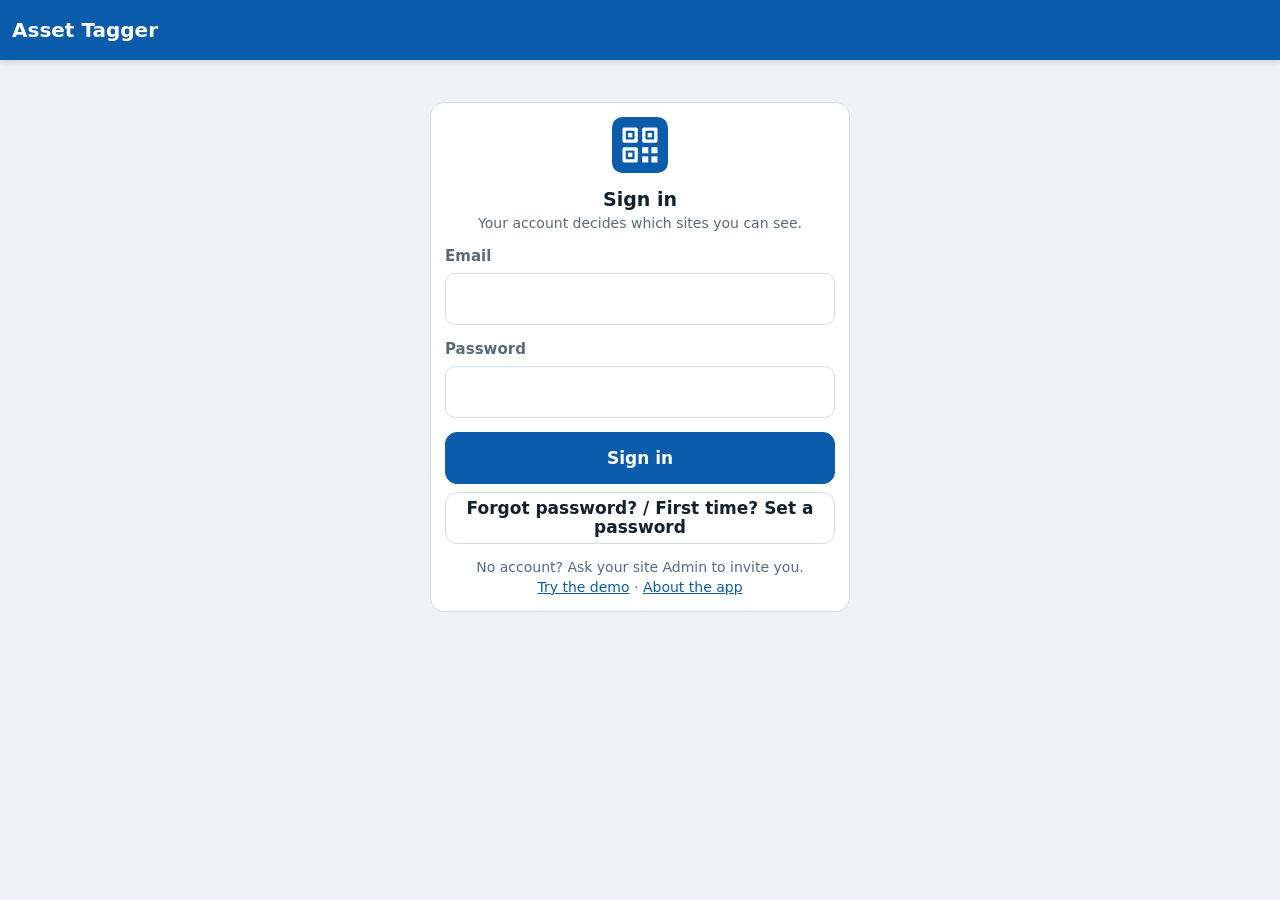
<file: index.html>
<!doctype html>
<html lang="en">
<head>
<meta charset="utf-8">
<meta name="viewport" content="width=device-width, initial-scale=1, viewport-fit=cover">
<meta name="theme-color" content="#0b5cab">
<meta name="mobile-web-app-capable" content="yes">
<meta name="apple-mobile-web-app-capable" content="yes">
<meta name="apple-mobile-web-app-title" content="Asset Tagger">
<meta name="apple-mobile-web-app-status-bar-style" content="black-translucent">
<meta name="description" content="Offline HVAC / mechanical equipment asset tagging for commissioning">
<title>Asset Tagger</title>
<link rel="manifest" href="manifest.webmanifest">
<link rel="icon" href="icons/icon.svg" type="image/svg+xml">
<link rel="apple-touch-icon" href="icons/icon-180.png">
<link rel="stylesheet" href="styles.css">
</head>
<body>
<header class="topbar">
  <button id="backBtn" class="icon-btn" aria-label="Back" hidden>
    <svg viewBox="0 0 24 24" fill="none" stroke="currentColor" stroke-width="2.5" stroke-linecap="round" stroke-linejoin="round"><path d="M15 18l-6-6 6-6"/></svg>
  </button>
  <h1 id="title">Asset Tagger</h1>
  <div id="topActions" class="top-actions"></div>
</header>
<main id="view"><div class="empty">Loading…</div></main>
<div id="toast" class="toast" role="status" aria-live="polite"></div>
<noscript><p style="padding:20px">Asset Tagger needs JavaScript enabled.</p></noscript>
<script src="vendor/qrcode-generator.js"></script>
<script src="app.js"></script>
</body>
</html>
</file>
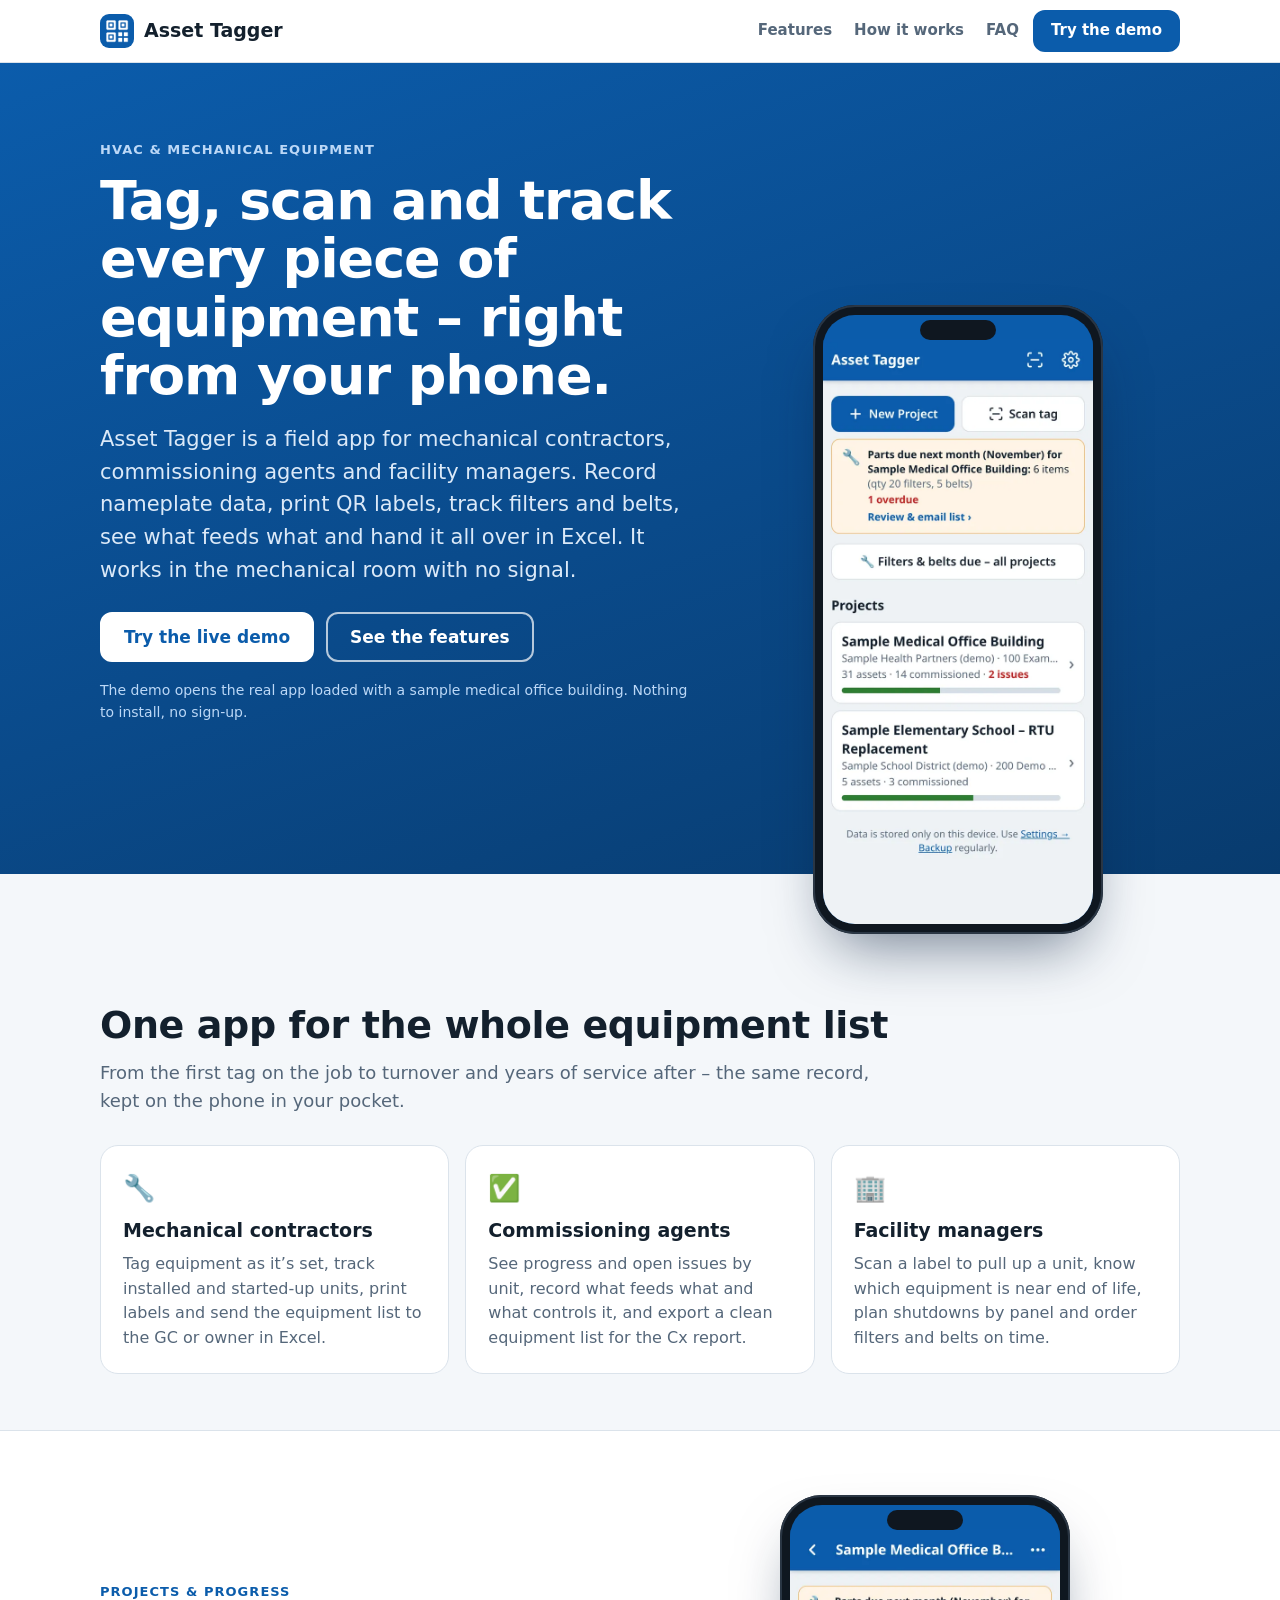
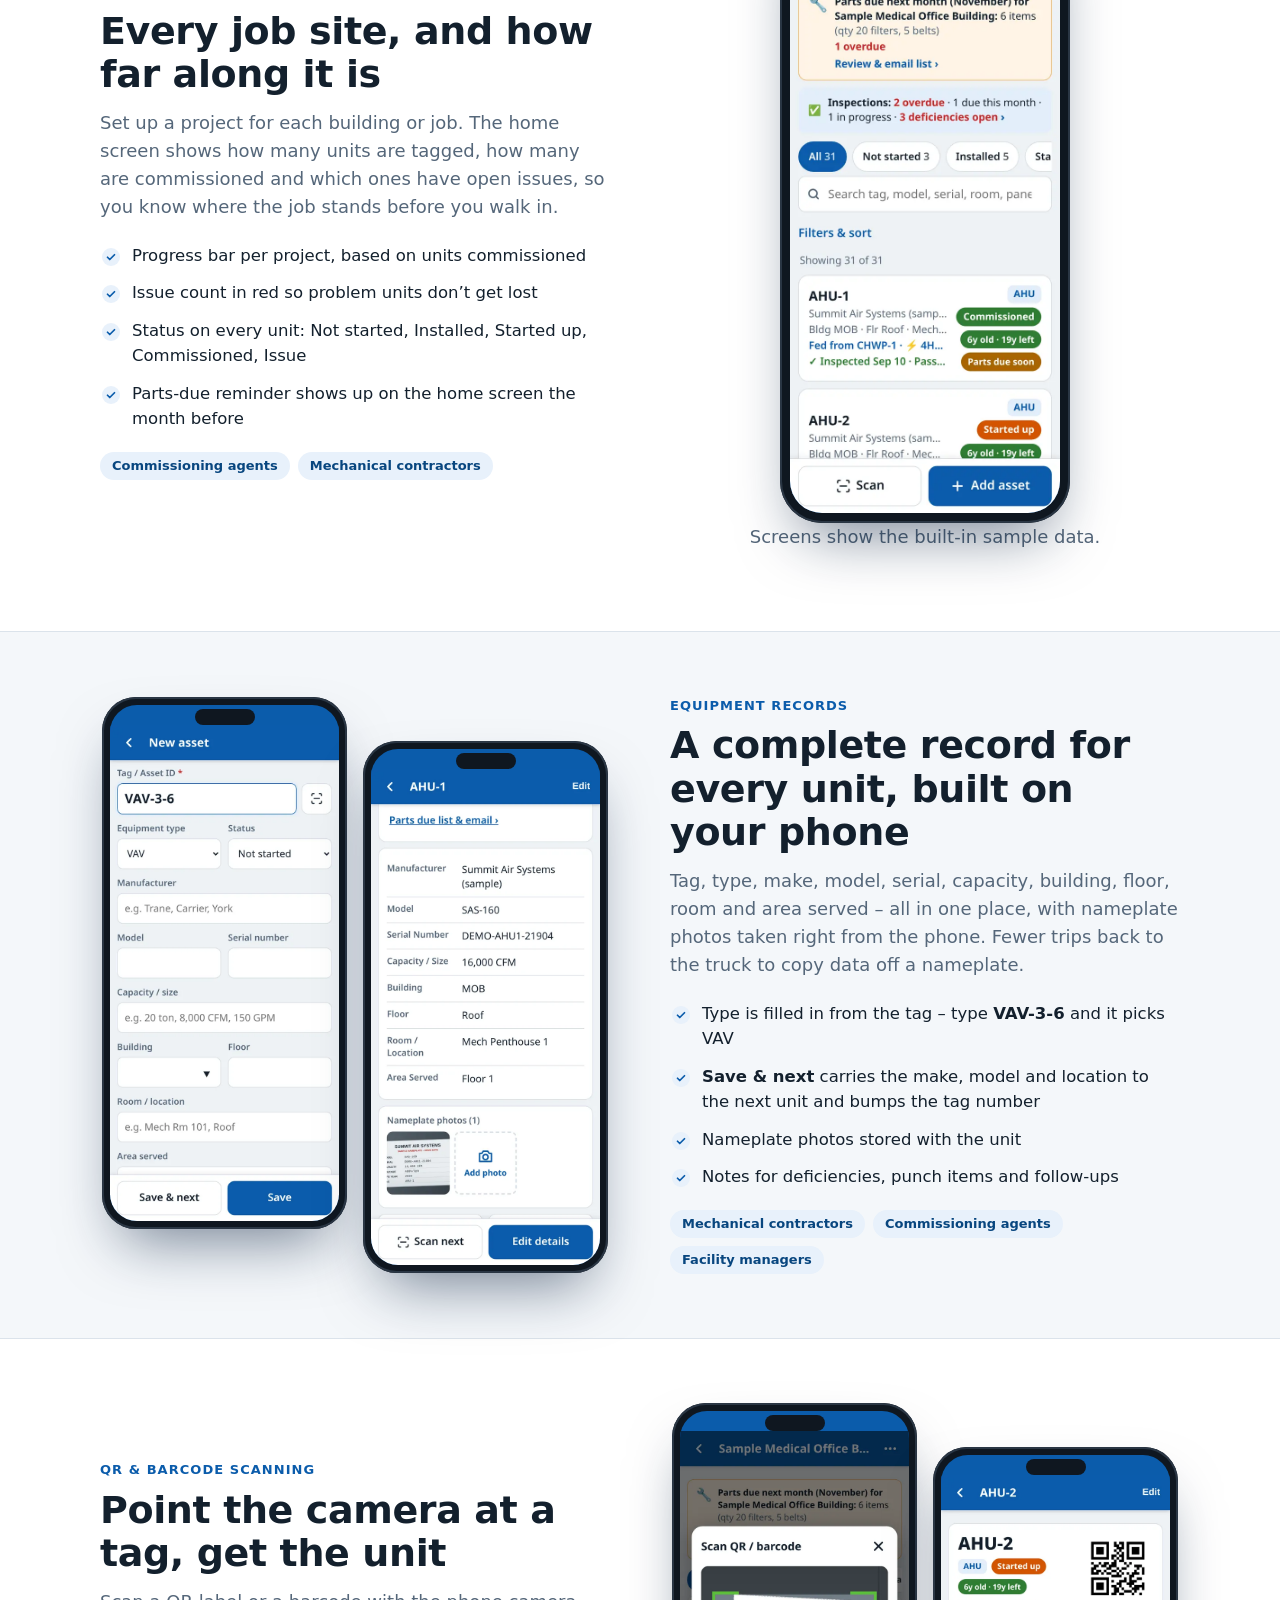
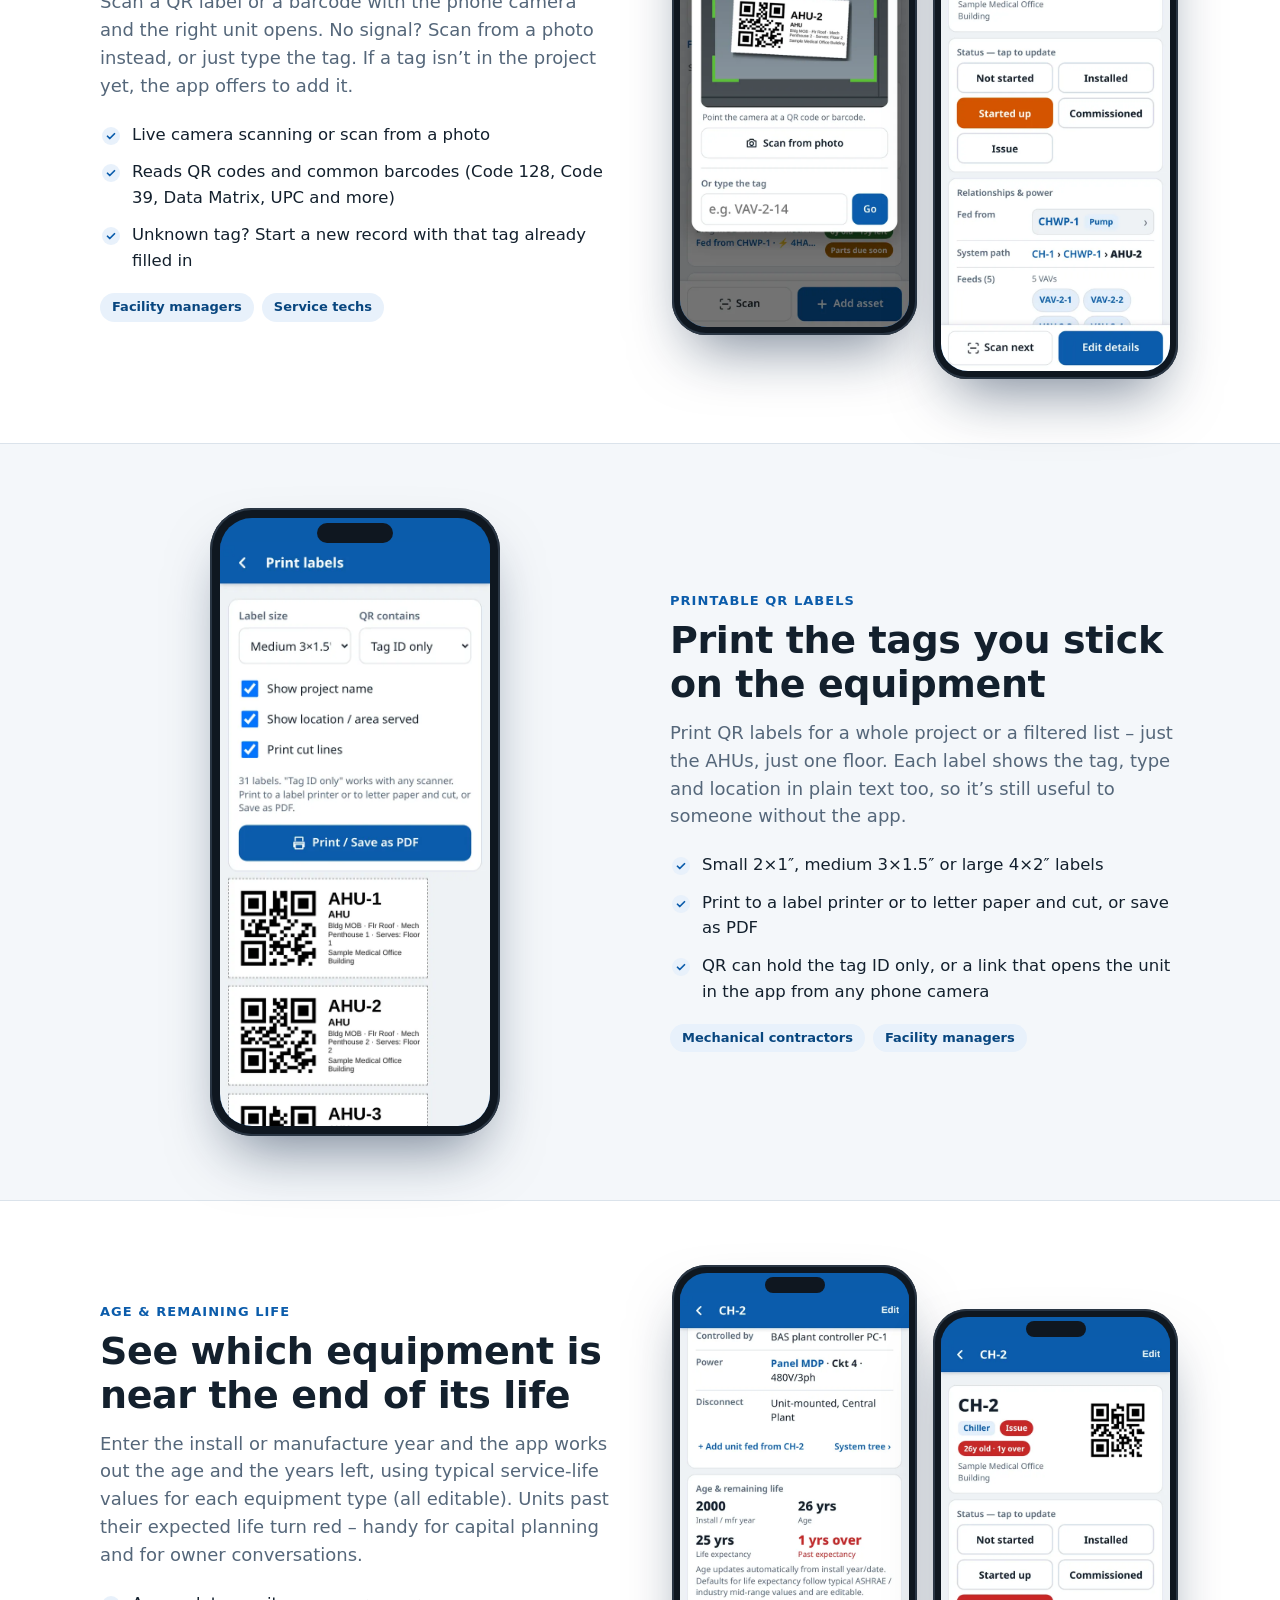
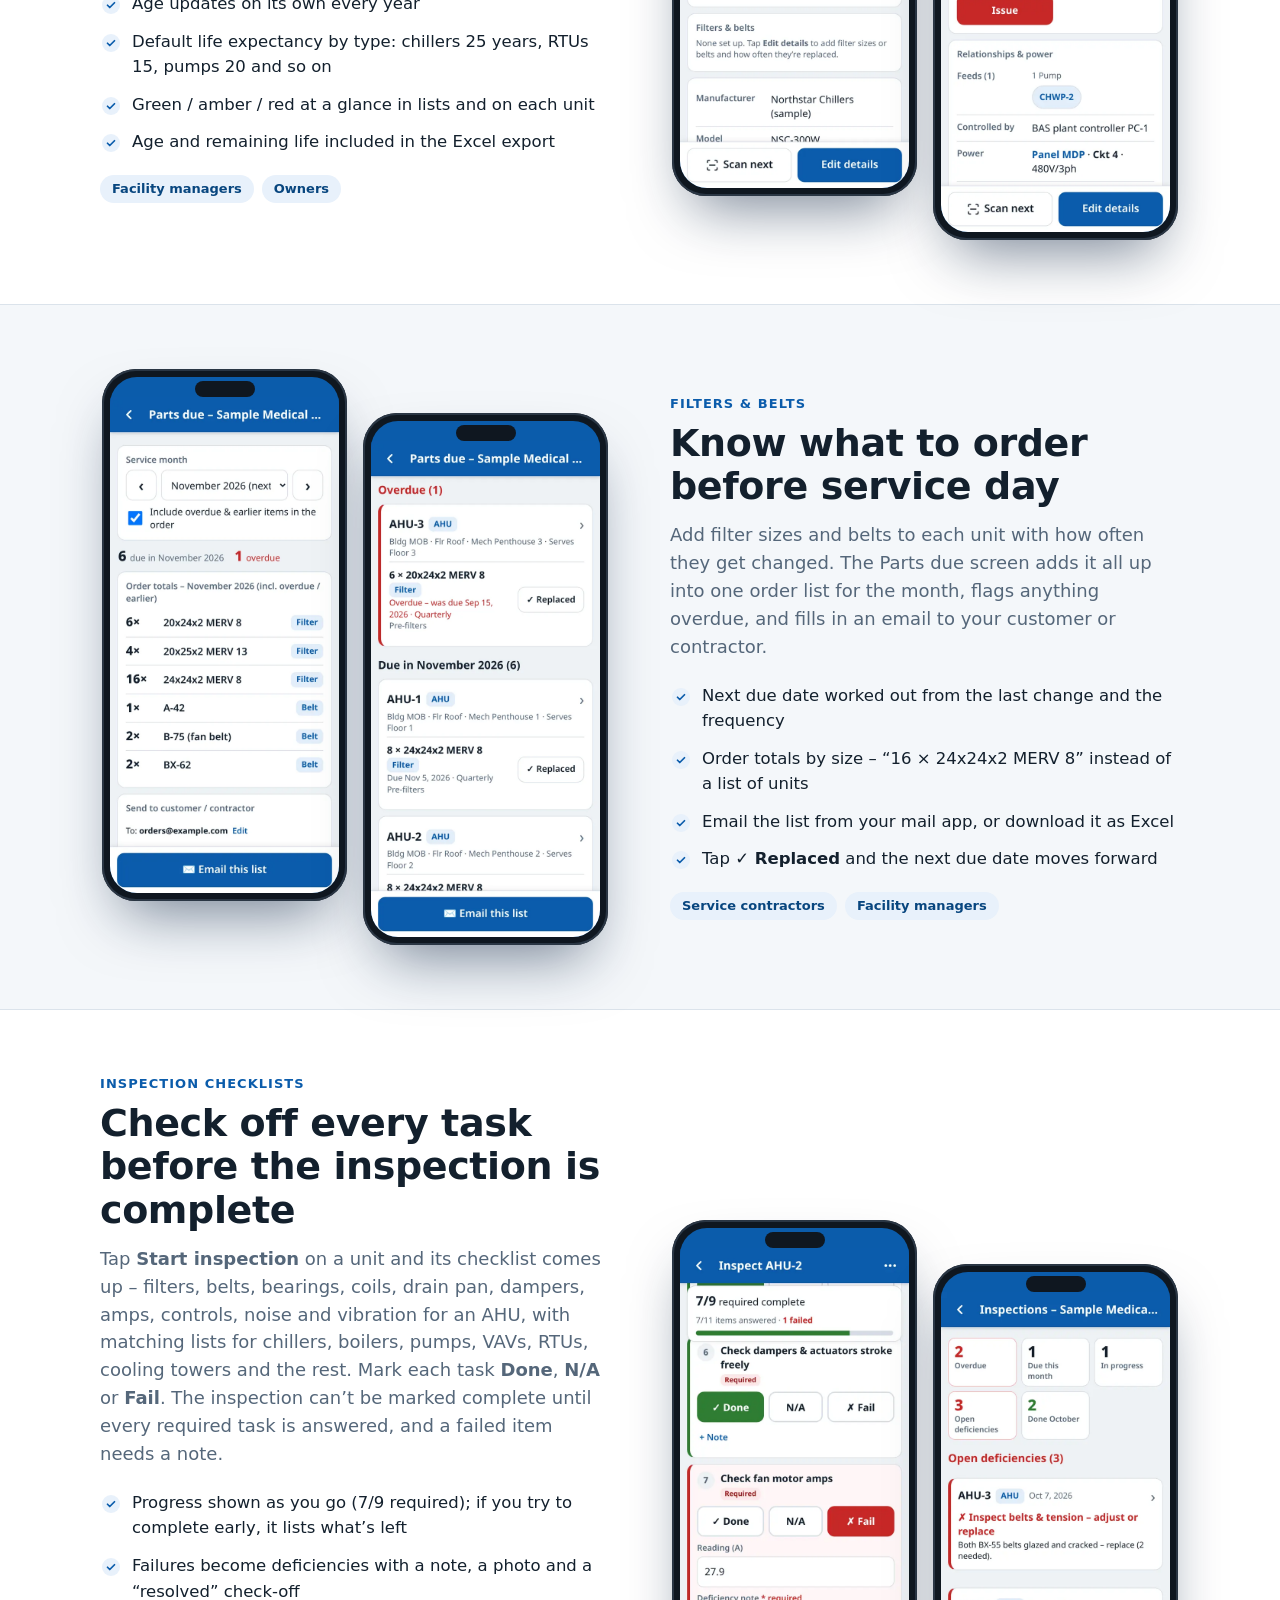
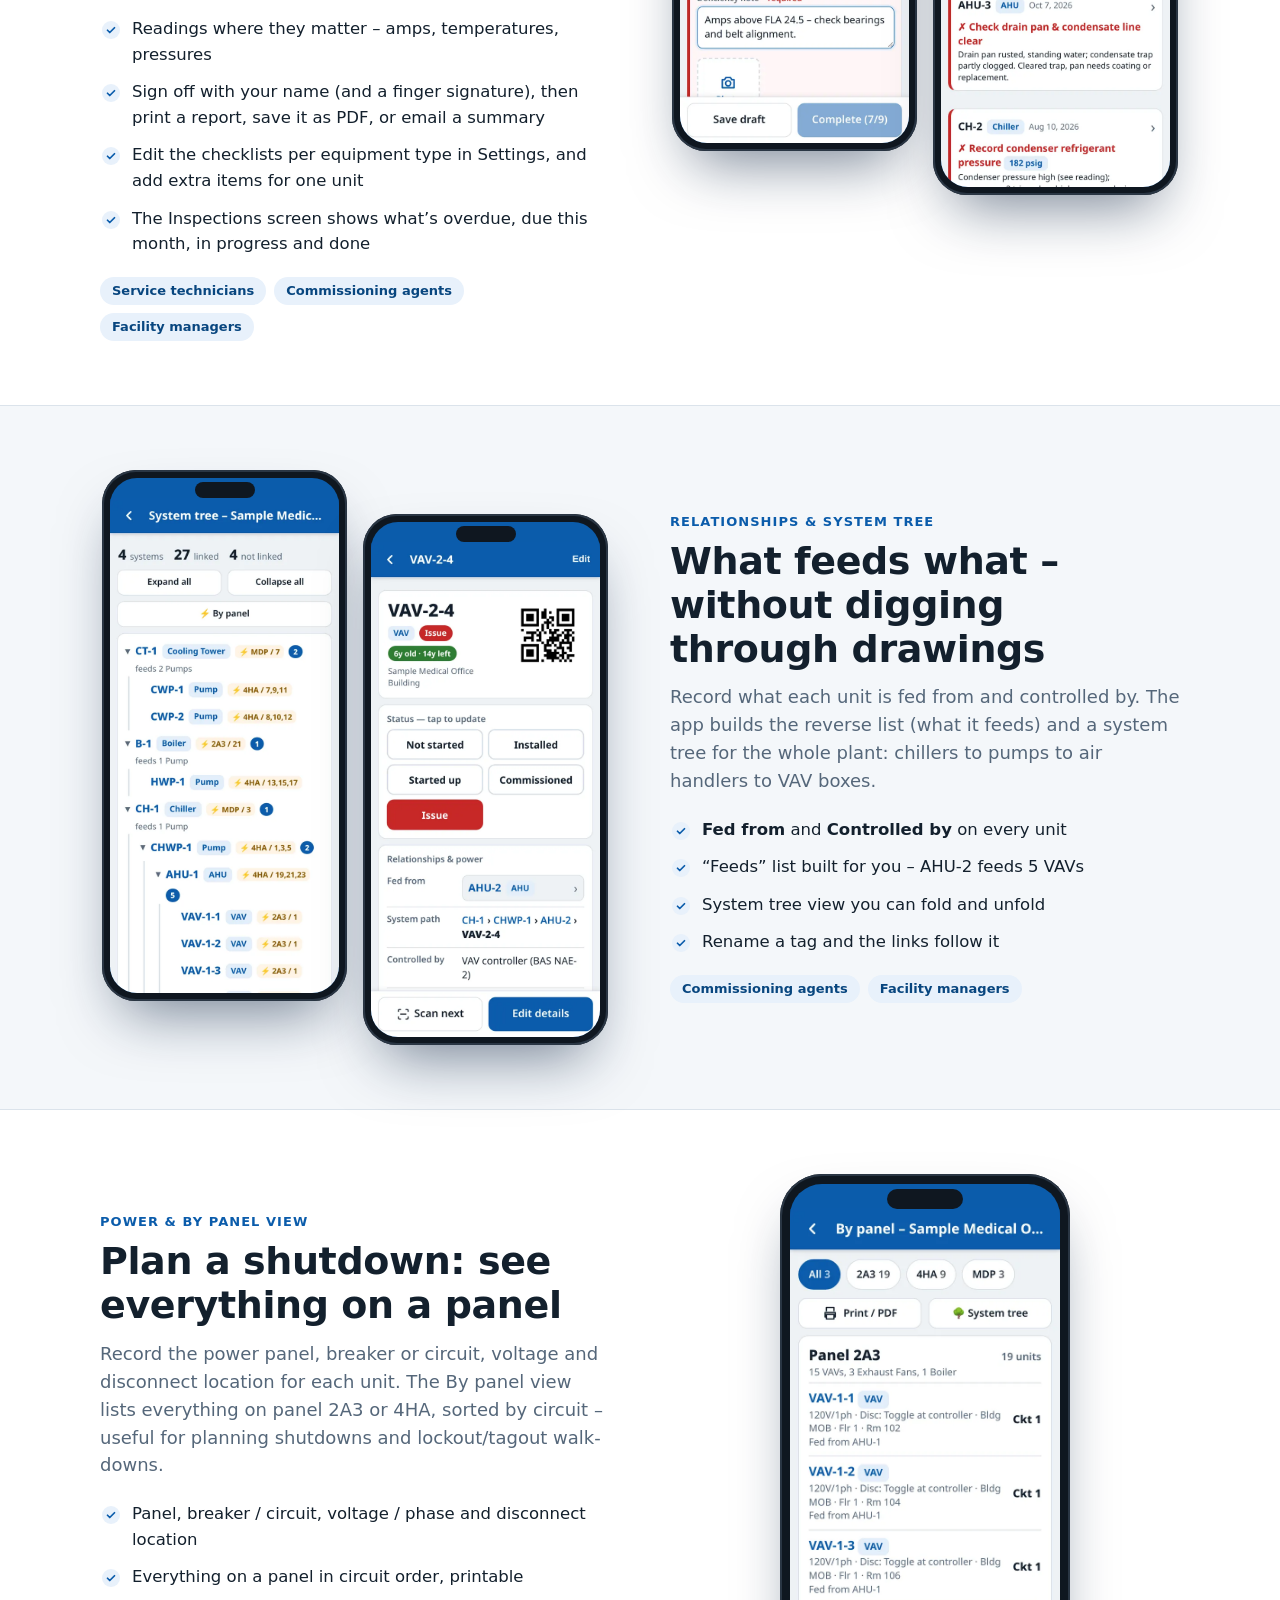
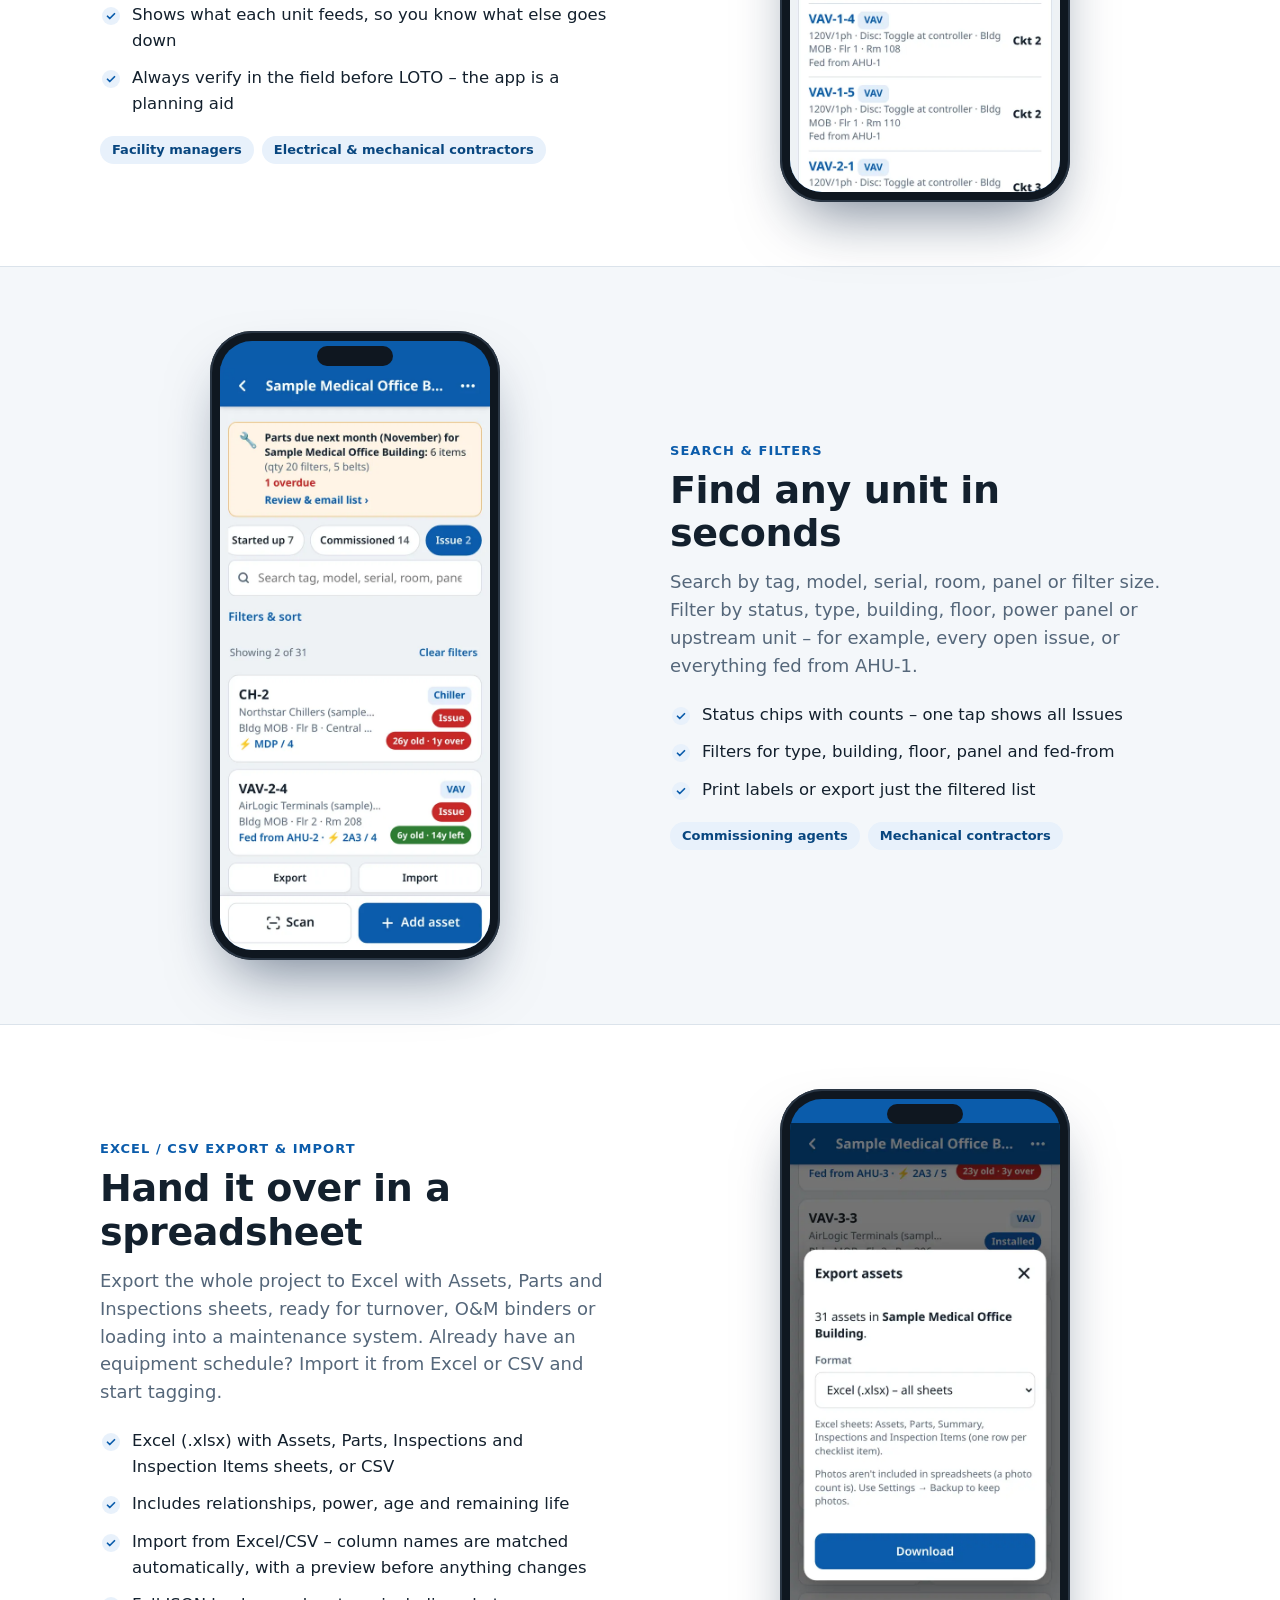
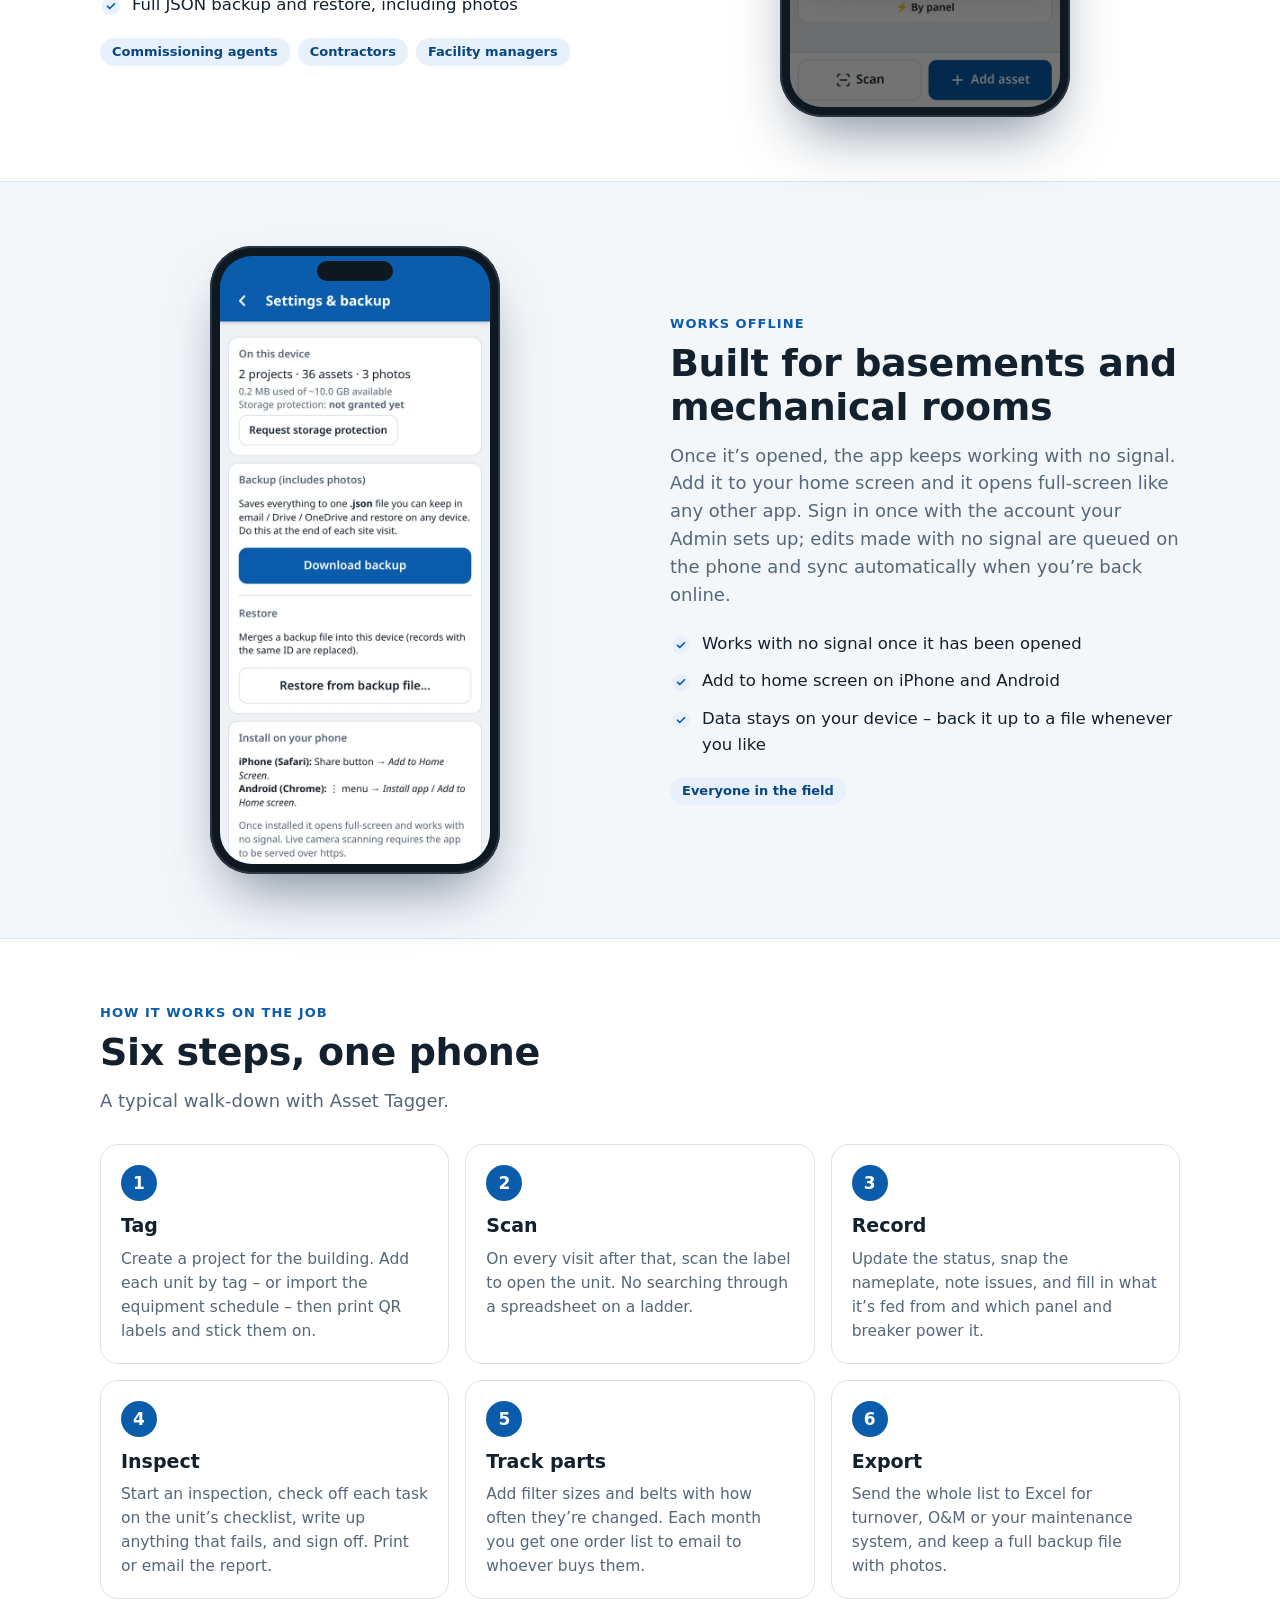
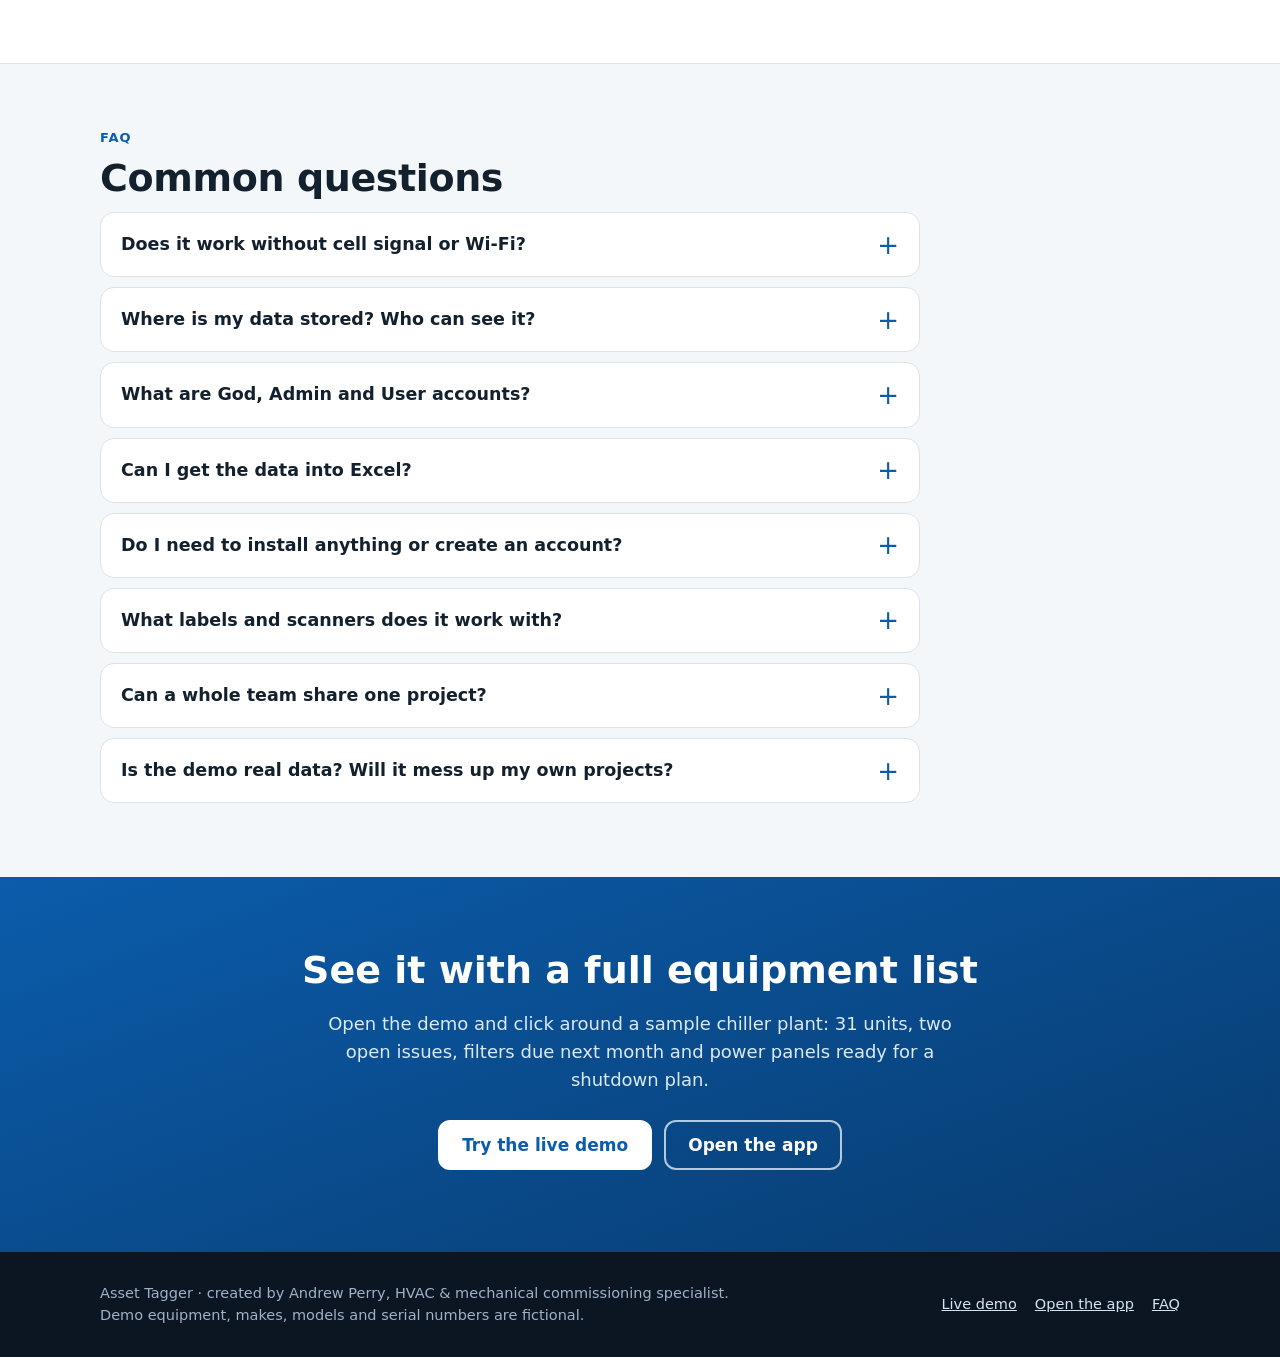
<file: demo/index.html>
<!doctype html>
<html lang="en">
<head>
<meta charset="utf-8">
<meta name="viewport" content="width=device-width, initial-scale=1, viewport-fit=cover">
<title>Asset Tagger – HVAC &amp; mechanical equipment tagging that works offline</title>
<meta name="description" content="Tag, scan and track HVAC and mechanical equipment from your phone: QR labels, nameplate data, inspection checklists, filters and belts, age and remaining life, system relationships, power panels and Excel export. Works offline.">
<meta name="theme-color" content="#0b5cab">
<link rel="icon" href="../icons/icon.svg" type="image/svg+xml">
<link rel="apple-touch-icon" href="../icons/icon-180.png">
<meta property="og:type" content="website">
<meta property="og:title" content="Asset Tagger – HVAC &amp; mechanical equipment tagging">
<meta property="og:description" content="Tag, scan and track mechanical equipment from your phone. Works offline. Try the live demo with sample data.">
<meta property="og:url" content="https://aperry1320.github.io/asset-tagger/demo/">
<meta property="og:image" content="https://aperry1320.github.io/asset-tagger/demo/img/og.jpg">
<meta name="twitter:card" content="summary_large_image">
<link rel="stylesheet" href="demo.css">
</head>
<body>
<a class="skip" href="#main">Skip to content</a>
<header class="nav"><div class="wrap">
  <a class="brand" href="./"><img src="../icons/icon-192.png" width="34" height="34" alt="">Asset Tagger</a>
  <nav class="nav-links" aria-label="Sections"><a href="#features">Features</a><a href="#how">How it works</a><a href="#faq">FAQ</a></nav>
  <a class="btn primary sm" href="../?demo=1#/">Try the demo</a>
</div></header>

<main id="main">
<section class="hero">
  <div class="wrap">
    <div class="hero-copy">
      <span class="eyebrow">HVAC &amp; mechanical equipment</span>
      <h1>Tag, scan and track every piece of equipment – right from your phone.</h1>
      <p class="lead">Asset Tagger is a field app for mechanical contractors, commissioning agents and facility managers. Record nameplate data, print QR labels, track filters and belts, see what feeds what and hand it all over in Excel. It works in the mechanical room with no signal.</p>
      <div class="cta"><a class="btn light" href="../?demo=1#/">Try the live demo</a><a class="btn ghost-light" href="#features">See the features</a></div>
      <p class="note">The demo opens the real app loaded with a sample medical office building. Nothing to install, no sign-up.</p>
    </div>
    <div class="hero-phone"><figure class="phone "><div class="scr"><img src="img/home.webp" width="600" height="1298" alt="Asset Tagger home screen with sample projects" decoding="async"></div></figure></div>
  </div>
</section>

<section class="band" id="features">
  <div class="wrap">
    <h2>One app for the whole equipment list</h2>
    <p class="sub">From the first tag on the job to turnover and years of service after – the same record, kept on the phone in your pocket.</p>
    <div class="cards">
      <div class="card"><div class="ico" aria-hidden="true">🔧</div><h3>Mechanical contractors</h3><p>Tag equipment as it’s set, track installed and started-up units, print labels and send the equipment list to the GC or owner in Excel.</p></div>
      <div class="card"><div class="ico" aria-hidden="true">✅</div><h3>Commissioning agents</h3><p>See progress and open issues by unit, record what feeds what and what controls it, and export a clean equipment list for the Cx report.</p></div>
      <div class="card"><div class="ico" aria-hidden="true">🏢</div><h3>Facility managers</h3><p>Scan a label to pull up a unit, know which equipment is near end of life, plan shutdowns by panel and order filters and belts on time.</p></div>
    </div>
  </div>
</section>

<section class="sec" id="projects">
  <div class="wrap feat">
    <div class="feat-copy">
      <div class="kicker">Projects &amp; progress</div>
      <h2>Every job site, and how far along it is</h2>
      <p>Set up a project for each building or job. The home screen shows how many units are tagged, how many are commissioned and which ones have open issues, so you know where the job stands before you walk in.</p>
      <ul class="ticks"><li>Progress bar per project, based on units commissioned</li><li>Issue count in red so problem units don’t get lost</li><li>Status on every unit: Not started, Installed, Started up, Commissioned, Issue</li><li>Parts-due reminder shows up on the home screen the month before</li></ul>
      <div class="who"><span>Commissioning agents</span><span>Mechanical contractors</span></div>
    </div>
    <div class="feat-media"><div class="phones"><figure class="phone "><div class="scr"><img src="img/project-list.webp" width="600" height="1298" alt="Sample project equipment list with status, age and parts badges" loading="lazy" decoding="async"></div></figure></div><p class="cap">Screens show the built-in sample data.</p></div>
  </div>
</section>
<section class="sec alt" id="equipment">
  <div class="wrap feat flip">
    <div class="feat-copy">
      <div class="kicker">Equipment records</div>
      <h2>A complete record for every unit, built on your phone</h2>
      <p>Tag, type, make, model, serial, capacity, building, floor, room and area served – all in one place, with nameplate photos taken right from the phone. Fewer trips back to the truck to copy data off a nameplate.</p>
      <ul class="ticks"><li>Type is filled in from the tag – type <b>VAV-3-6</b> and it picks VAV</li><li><b>Save &amp; next</b> carries the make, model and location to the next unit and bumps the tag number</li><li>Nameplate photos stored with the unit</li><li>Notes for deficiencies, punch items and follow-ups</li></ul>
      <div class="who"><span>Mechanical contractors</span><span>Commissioning agents</span><span>Facility managers</span></div>
    </div>
    <div class="feat-media"><div class="phones two"><figure class="phone "><div class="scr"><img src="img/asset-form.webp" width="600" height="1298" alt="New equipment form with the type guessed from the tag and a Save and next button" loading="lazy" decoding="async"></div></figure><figure class="phone "><div class="scr"><img src="img/asset-photos.webp" width="600" height="1298" alt="Equipment details with a nameplate photo" loading="lazy" decoding="async"></div></figure></div></div>
  </div>
</section>
<section class="sec" id="scan">
  <div class="wrap feat">
    <div class="feat-copy">
      <div class="kicker">QR &amp; barcode scanning</div>
      <h2>Point the camera at a tag, get the unit</h2>
      <p>Scan a QR label or a barcode with the phone camera and the right unit opens. No signal? Scan from a photo instead, or just type the tag. If a tag isn’t in the project yet, the app offers to add it.</p>
      <ul class="ticks"><li>Live camera scanning or scan from a photo</li><li>Reads QR codes and common barcodes (Code 128, Code 39, Data Matrix, UPC and more)</li><li>Unknown tag? Start a new record with that tag already filled in</li></ul>
      <div class="who"><span>Facility managers</span><span>Service techs</span></div>
    </div>
    <div class="feat-media"><div class="phones two"><figure class="phone "><div class="scr"><img src="img/scanner.webp" width="600" height="1298" alt="Scanner reading a QR label for AHU-2 through the phone camera" loading="lazy" decoding="async"></div></figure><figure class="phone "><div class="scr"><img src="img/scan-result.webp" width="600" height="1298" alt="AHU-2 opened after scanning its label" loading="lazy" decoding="async"></div></figure></div></div>
  </div>
</section>
<section class="sec alt" id="labels">
  <div class="wrap feat flip">
    <div class="feat-copy">
      <div class="kicker">Printable QR labels</div>
      <h2>Print the tags you stick on the equipment</h2>
      <p>Print QR labels for a whole project or a filtered list – just the AHUs, just one floor. Each label shows the tag, type and location in plain text too, so it’s still useful to someone without the app.</p>
      <ul class="ticks"><li>Small 2×1″, medium 3×1.5″ or large 4×2″ labels</li><li>Print to a label printer or to letter paper and cut, or save as PDF</li><li>QR can hold the tag ID only, or a link that opens the unit in the app from any phone camera</li></ul>
      <div class="who"><span>Mechanical contractors</span><span>Facility managers</span></div>
    </div>
    <div class="feat-media"><div class="phones"><figure class="phone "><div class="scr"><img src="img/labels.webp" width="600" height="1298" alt="Print labels screen with QR labels for AHU-1, AHU-2 and AHU-3" loading="lazy" decoding="async"></div></figure></div></div>
  </div>
</section>
<section class="sec" id="age">
  <div class="wrap feat">
    <div class="feat-copy">
      <div class="kicker">Age &amp; remaining life</div>
      <h2>See which equipment is near the end of its life</h2>
      <p>Enter the install or manufacture year and the app works out the age and the years left, using typical service-life values for each equipment type (all editable). Units past their expected life turn red – handy for capital planning and for owner conversations.</p>
      <ul class="ticks"><li>Age updates on its own every year</li><li>Default life expectancy by type: chillers 25 years, RTUs 15, pumps 20 and so on</li><li>Green / amber / red at a glance in lists and on each unit</li><li>Age and remaining life included in the Excel export</li></ul>
      <div class="who"><span>Facility managers</span><span>Owners</span></div>
    </div>
    <div class="feat-media"><div class="phones two"><figure class="phone "><div class="scr"><img src="img/asset-life.webp" width="600" height="1298" alt="CH-2 age and remaining life card showing 26 years old and 1 year past expectancy" loading="lazy" decoding="async"></div></figure><figure class="phone "><div class="scr"><img src="img/asset-issue.webp" width="600" height="1298" alt="CH-2 marked with an Issue status and past its expected life" loading="lazy" decoding="async"></div></figure></div></div>
  </div>
</section>
<section class="sec alt" id="parts">
  <div class="wrap feat flip">
    <div class="feat-copy">
      <div class="kicker">Filters &amp; belts</div>
      <h2>Know what to order before service day</h2>
      <p>Add filter sizes and belts to each unit with how often they get changed. The Parts due screen adds it all up into one order list for the month, flags anything overdue, and fills in an email to your customer or contractor.</p>
      <ul class="ticks"><li>Next due date worked out from the last change and the frequency</li><li>Order totals by size – “16 × 24x24x2 MERV 8” instead of a list of units</li><li>Email the list from your mail app, or download it as Excel</li><li>Tap <b>✓ Replaced</b> and the next due date moves forward</li></ul>
      <div class="who"><span>Service contractors</span><span>Facility managers</span></div>
    </div>
    <div class="feat-media"><div class="phones two"><figure class="phone "><div class="scr"><img src="img/parts-due.webp" width="600" height="1298" alt="Parts due screen with order totals for November and one overdue item" loading="lazy" decoding="async"></div></figure><figure class="phone "><div class="scr"><img src="img/parts-list.webp" width="600" height="1298" alt="Overdue and due-next-month filters and belts listed by unit" loading="lazy" decoding="async"></div></figure></div></div>
  </div>
</section>
<section class="sec" id="inspections">
  <div class="wrap feat">
    <div class="feat-copy">
      <div class="kicker">Inspection checklists</div>
      <h2>Check off every task before the inspection is complete</h2>
      <p>Tap <b>Start inspection</b> on a unit and its checklist comes up – filters, belts, bearings, coils, drain pan, dampers, amps, controls, noise and vibration for an AHU, with matching lists for chillers, boilers, pumps, VAVs, RTUs, cooling towers and the rest. Mark each task <b>Done</b>, <b>N/A</b> or <b>Fail</b>. The inspection can’t be marked complete until every required task is answered, and a failed item needs a note.</p>
      <ul class="ticks"><li>Progress shown as you go (7/9 required); if you try to complete early, it lists what’s left</li><li>Failures become deficiencies with a note, a photo and a “resolved” check-off</li><li>Readings where they matter – amps, temperatures, pressures</li><li>Sign off with your name (and a finger signature), then print a report, save it as PDF, or email a summary</li><li>Edit the checklists per equipment type in Settings, and add extra items for one unit</li><li>The Inspections screen shows what’s overdue, due this month, in progress and done</li></ul>
      <div class="who"><span>Service technicians</span><span>Commissioning agents</span><span>Facility managers</span></div>
    </div>
    <div class="feat-media"><div class="phones two"><figure class="phone "><div class="scr"><img src="img/inspection-checklist.webp" width="600" height="1298" alt="AHU-2 inspection checklist at 7 of 9 required, with the fan motor amps item failed, a 27.9 A reading and a deficiency note" loading="lazy" decoding="async"></div></figure><figure class="phone "><div class="scr"><img src="img/inspections-due.webp" width="600" height="1298" alt="Inspections screen for the sample project: 2 overdue, 1 due this month, 1 in progress and 3 open deficiencies listed by unit" loading="lazy" decoding="async"></div></figure></div></div>
  </div>
</section>
<section class="sec alt" id="systems">
  <div class="wrap feat flip">
    <div class="feat-copy">
      <div class="kicker">Relationships &amp; system tree</div>
      <h2>What feeds what – without digging through drawings</h2>
      <p>Record what each unit is fed from and controlled by. The app builds the reverse list (what it feeds) and a system tree for the whole plant: chillers to pumps to air handlers to VAV boxes.</p>
      <ul class="ticks"><li><b>Fed from</b> and <b>Controlled by</b> on every unit</li><li>“Feeds” list built for you – AHU-2 feeds 5 VAVs</li><li>System tree view you can fold and unfold</li><li>Rename a tag and the links follow it</li></ul>
      <div class="who"><span>Commissioning agents</span><span>Facility managers</span></div>
    </div>
    <div class="feat-media"><div class="phones two"><figure class="phone "><div class="scr"><img src="img/system-tree.webp" width="600" height="1298" alt="System tree showing the cooling tower, boiler and chiller plant down to VAV boxes" loading="lazy" decoding="async"></div></figure><figure class="phone "><div class="scr"><img src="img/fed-from.webp" width="600" height="1298" alt="VAV-2-4 showing it is fed from AHU-2 and its full system path" loading="lazy" decoding="async"></div></figure></div></div>
  </div>
</section>
<section class="sec" id="panels">
  <div class="wrap feat">
    <div class="feat-copy">
      <div class="kicker">Power &amp; By panel view</div>
      <h2>Plan a shutdown: see everything on a panel</h2>
      <p>Record the power panel, breaker or circuit, voltage and disconnect location for each unit. The By panel view lists everything on panel 2A3 or 4HA, sorted by circuit – useful for planning shutdowns and lockout/tagout walk-downs.</p>
      <ul class="ticks"><li>Panel, breaker / circuit, voltage / phase and disconnect location</li><li>Everything on a panel in circuit order, printable</li><li>Shows what each unit feeds, so you know what else goes down</li><li>Always verify in the field before LOTO – the app is a planning aid</li></ul>
      <div class="who"><span>Facility managers</span><span>Electrical &amp; mechanical contractors</span></div>
    </div>
    <div class="feat-media"><div class="phones"><figure class="phone "><div class="scr"><img src="img/by-panel.webp" width="600" height="1298" alt="By panel view listing equipment on panel 2A3 in circuit order" loading="lazy" decoding="async"></div></figure></div></div>
  </div>
</section>
<section class="sec alt" id="search">
  <div class="wrap feat flip">
    <div class="feat-copy">
      <div class="kicker">Search &amp; filters</div>
      <h2>Find any unit in seconds</h2>
      <p>Search by tag, model, serial, room, panel or filter size. Filter by status, type, building, floor, power panel or upstream unit – for example, every open issue, or everything fed from AHU-1.</p>
      <ul class="ticks"><li>Status chips with counts – one tap shows all Issues</li><li>Filters for type, building, floor, panel and fed-from</li><li>Print labels or export just the filtered list</li></ul>
      <div class="who"><span>Commissioning agents</span><span>Mechanical contractors</span></div>
    </div>
    <div class="feat-media"><div class="phones"><figure class="phone "><div class="scr"><img src="img/filter-issues.webp" width="600" height="1298" alt="Equipment list filtered to show the two units with issues" loading="lazy" decoding="async"></div></figure></div></div>
  </div>
</section>
<section class="sec" id="export">
  <div class="wrap feat">
    <div class="feat-copy">
      <div class="kicker">Excel / CSV export &amp; import</div>
      <h2>Hand it over in a spreadsheet</h2>
      <p>Export the whole project to Excel with Assets, Parts and Inspections sheets, ready for turnover, O&amp;M binders or loading into a maintenance system. Already have an equipment schedule? Import it from Excel or CSV and start tagging.</p>
      <ul class="ticks"><li>Excel (.xlsx) with Assets, Parts, Inspections and Inspection Items sheets, or CSV</li><li>Includes relationships, power, age and remaining life</li><li>Import from Excel/CSV – column names are matched automatically, with a preview before anything changes</li><li>Full JSON backup and restore, including photos</li></ul>
      <div class="who"><span>Commissioning agents</span><span>Contractors</span><span>Facility managers</span></div>
    </div>
    <div class="feat-media"><div class="phones"><figure class="phone "><div class="scr"><img src="img/export.webp" width="600" height="1298" alt="Export dialog offering Excel with Assets, Parts and Inspections sheets or CSV" loading="lazy" decoding="async"></div></figure></div></div>
  </div>
</section>
<section class="sec alt" id="offline">
  <div class="wrap feat flip">
    <div class="feat-copy">
      <div class="kicker">Works offline</div>
      <h2>Built for basements and mechanical rooms</h2>
      <p>Once it’s opened, the app keeps working with no signal. Add it to your home screen and it opens full-screen like any other app. Sign in once with the account your Admin sets up; edits made with no signal are queued on the phone and sync automatically when you’re back online.</p>
      <ul class="ticks"><li>Works with no signal once it has been opened</li><li>Add to home screen on iPhone and Android</li><li>Data stays on your device – back it up to a file whenever you like</li></ul>
      <div class="who"><span>Everyone in the field</span></div>
    </div>
    <div class="feat-media"><div class="phones"><figure class="phone "><div class="scr"><img src="img/settings.webp" width="600" height="1298" alt="Settings and backup screen with backup, restore and install instructions" loading="lazy" decoding="async"></div></figure></div></div>
  </div>
</section>

<section class="sec" id="how">
  <div class="wrap">
    <div class="kicker">How it works on the job</div>
    <h2>Six steps, one phone</h2>
    <p class="sub">A typical walk-down with Asset Tagger.</p>
    <div class="steps">
      <div class="step"><h3>Tag</h3><p>Create a project for the building. Add each unit by tag – or import the equipment schedule – then print QR labels and stick them on.</p></div>
      <div class="step"><h3>Scan</h3><p>On every visit after that, scan the label to open the unit. No searching through a spreadsheet on a ladder.</p></div>
      <div class="step"><h3>Record</h3><p>Update the status, snap the nameplate, note issues, and fill in what it’s fed from and which panel and breaker power it.</p></div>
      <div class="step"><h3>Inspect</h3><p>Start an inspection, check off each task on the unit’s checklist, write up anything that fails, and sign off. Print or email the report.</p></div>
      <div class="step"><h3>Track parts</h3><p>Add filter sizes and belts with how often they’re changed. Each month you get one order list to email to whoever buys them.</p></div>
      <div class="step"><h3>Export</h3><p>Send the whole list to Excel for turnover, O&amp;M or your maintenance system, and keep a full backup file with photos.</p></div>
    </div>
  </div>
</section>

<section class="sec alt" id="faq">
  <div class="wrap"><div class="faq">
    <div class="kicker">FAQ</div>
    <h2>Common questions</h2>
    <details><summary>Does it work without cell signal or Wi-Fi?</summary><p>Yes. After the app has been opened once, it keeps working offline – in basements, penthouses and plant rooms. Add it to your home screen and it opens like a normal app. Live camera scanning needs the app opened over https (it is, on the normal link); scanning from a photo and typing a tag always work.</p></details>
    <details><summary>Where is my data stored? Who can see it?</summary><p>Since v2.0 your sites, equipment, inspections and photos are stored in a private cloud database (Supabase) and cached on your phone so the app keeps working offline. Each person signs in with their own email and password, and only sees the sites they’ve been assigned to – this is enforced by the database itself, not just hidden in the app. Photos are kept in private storage. You can still save a <b>.json backup</b> or export to Excel any time. The demo never uploads anything.</p></details>
    <details><summary>What are God, Admin and User accounts?</summary><p><b>God</b> is the setup account: it creates sites, invites people, sets roles and chooses which Admins manage which sites. An <b>Admin</b> is a site manager: full control of the sites they’re assigned to, and they can add Users to those sites. A <b>User</b> can view and edit equipment, filters &amp; belts and do inspections on their assigned sites only – they can’t delete sites or manage people.</p></details>
    <details><summary>Can I get the data into Excel?</summary><p>Yes. Export a project to Excel (.xlsx) with Assets, Parts (filters &amp; belts), Inspections and Inspection Items sheets, or to CSV. You can also import an existing equipment schedule from Excel or CSV – the app matches the columns and shows a preview before anything is changed.</p></details>
    <details><summary>Do I need to install anything or create an account?</summary><p>Nothing to install – it runs in the phone’s browser (Safari on iPhone, Chrome on Android) or on a laptop, and “Add to Home Screen” just makes it open full-screen. You do need an account to use your company’s data: your Admin invites you by email (you pick your own password) or gives you a temporary password. There’s no public sign-up. The demo needs no account.</p></details>
    <details><summary>What labels and scanners does it work with?</summary><p>It prints QR labels in three sizes (2×1″, 3×1.5″ and 4×2″) to a label printer or plain letter paper, or saves them as PDF. The scanner uses the phone camera and reads QR codes and common barcodes, so existing barcode tags can be used too.</p></details>
    <details><summary>Can a whole team share one project?</summary><p>Yes (v2.0). Everyone assigned to a site sees the same equipment, photos and inspections, and changes sync between phones whenever there’s a connection. If two people change the same piece of equipment at the same time, the last one saved wins, so it’s best to split up the work by area.</p></details>
    <details><summary>Is the demo real data? Will it mess up my own projects?</summary><p>The demo is a made-up medical office building with made-up makes, models and serial numbers. It runs in a separate demo space on your device, so it never mixes with your own projects. Use <b>Reset demo</b> to start it over, or <b>Exit demo</b> to go back to your own data.</p></details>
  </div></div>
</section>

<section class="final">
  <div class="wrap">
    <h2>See it with a full equipment list</h2>
    <p>Open the demo and click around a sample chiller plant: 31 units, two open issues, filters due next month and power panels ready for a shutdown plan.</p>
    <div class="cta"><a class="btn light" href="../?demo=1#/">Try the live demo</a><a class="btn ghost-light" href="../">Open the app</a></div>
  </div>
</section>
</main>

<footer><div class="wrap">
  <div>Asset Tagger · created by Andrew Perry, HVAC &amp; mechanical commissioning specialist.<br>Demo equipment, makes, models and serial numbers are fictional.</div>
  <div class="fl"><a href="../?demo=1#/">Live demo</a><a href="../">Open the app</a><a href="#faq">FAQ</a></div>
</div></footer>
</body>
</html>
</file>
<file: styles.css>
[hidden]{display:none!important}
:root{
  --bg:#eef2f6; --card:#ffffff; --text:#13202d; --muted:#586a7c; --line:#d5dde6;
  --primary:#0b5cab; --primary-ink:#ffffff; --primary-soft:#e3eefb; --danger:#c62828;
  --radius:14px; --tap:52px;
  --s-none:#6b7785; --s-inst:#1565c0; --s-start:#d35400; --s-cx:#2e7d32; --s-issue:#c62828;
}
@media (prefers-color-scheme: dark){
  :root{ --bg:#0e141a; --card:#17212b; --text:#e8eef5; --muted:#9aabbd; --line:#2b3948;
         --primary:#3d8ef0; --primary-ink:#ffffff; --primary-soft:#1b2d42; }
}
*{box-sizing:border-box}
html,body{margin:0}
body{font:17px/1.4 system-ui,-apple-system,"Segoe UI",Roboto,Helvetica,Arial,sans-serif;background:var(--bg);color:var(--text);
  -webkit-text-size-adjust:100%;padding-bottom:calc(100px + env(safe-area-inset-bottom));-webkit-tap-highlight-color:transparent}
a{color:var(--primary)}
.topbar{position:sticky;top:0;z-index:20;display:flex;align-items:center;gap:6px;
  padding:calc(6px + env(safe-area-inset-top)) 8px 6px;background:var(--primary);color:var(--primary-ink);min-height:60px;box-shadow:0 2px 6px rgba(0,0,0,.15)}
.topbar h1{flex:1;font-size:20px;margin:0 4px;white-space:nowrap;overflow:hidden;text-overflow:ellipsis}
.top-actions{display:flex;gap:4px}
.icon-btn{min-width:48px;height:48px;border:0;background:transparent;color:inherit;font-size:24px;border-radius:12px;cursor:pointer;display:inline-flex;align-items:center;justify-content:center;padding:0 8px}
.icon-btn:active{background:rgba(255,255,255,.18)}
.icon-btn svg{width:26px;height:26px}
main{max-width:780px;margin:0 auto;padding:12px}
h2{font-size:19px;margin:18px 0 8px}
.muted{color:var(--muted)}
.small{font-size:14px}
.btn{display:inline-flex;align-items:center;justify-content:center;gap:8px;min-height:var(--tap);padding:0 18px;border-radius:12px;
  border:1px solid var(--line);background:var(--card);color:var(--text);font-size:17px;font-weight:650;text-decoration:none;cursor:pointer;
  font-family:inherit;line-height:1.1;text-align:center}
.btn:active{transform:scale(.98)}
.btn.primary{background:var(--primary);border-color:var(--primary);color:var(--primary-ink)}
.btn.danger{color:var(--danger);border-color:var(--danger);background:var(--card)}
.btn.block{width:100%}
.btn.sm{min-height:44px;padding:0 14px;font-size:15px}
.btn svg{width:22px;height:22px;flex:0 0 auto}
.row{display:flex;gap:10px;flex-wrap:wrap;margin:10px 0}
.row > .btn{flex:1 1 140px}
.card{background:var(--card);border:1px solid var(--line);border-radius:var(--radius);padding:14px;margin:10px 0}
.list{display:flex;flex-direction:column;gap:10px;margin:10px 0}
.item{display:flex;gap:12px;align-items:center;background:var(--card);border:1px solid var(--line);border-radius:var(--radius);
  padding:14px;color:inherit;text-decoration:none;min-height:72px}
.item:active{background:var(--primary-soft)}
.item .main{flex:1;min-width:0}
.item .t{font-size:19px;font-weight:750;word-break:break-word}
.item .sub{color:var(--muted);font-size:15px;margin-top:2px;white-space:nowrap;overflow:hidden;text-overflow:ellipsis}
.item .right{display:flex;flex-direction:column;align-items:flex-end;gap:6px;flex:0 0 auto}
.chev{color:var(--muted);font-size:26px}
.pill{display:inline-block;padding:4px 10px;border-radius:999px;font-size:14px;font-weight:700;color:#fff;white-space:nowrap}
.s-none{background:var(--s-none)} .s-inst{background:var(--s-inst)} .s-start{background:var(--s-start)} .s-cx{background:var(--s-cx)} .s-issue{background:var(--s-issue)}
.badge{display:inline-block;padding:3px 9px;border-radius:8px;font-size:14px;font-weight:700;background:var(--primary-soft);color:var(--primary);white-space:nowrap}
.progress{height:8px;border-radius:99px;background:var(--line);overflow:hidden;margin-top:8px}
.progress > span{display:block;height:100%;background:var(--s-cx)}
.field{margin:0 0 14px}
.field > label, .lbl{display:block;font-weight:650;margin-bottom:6px;font-size:15px;color:var(--muted)}
.grid2{display:grid;grid-template-columns:1fr 1fr;gap:0 12px}
@media (max-width:380px){.grid2{grid-template-columns:1fr}}
input,select,textarea{width:100%;min-height:var(--tap);font:inherit;font-size:17px;padding:10px 12px;border:1px solid var(--line);border-radius:10px;background:var(--card);color:var(--text)}
input:focus,select:focus,textarea:focus{outline:3px solid var(--primary-soft);border-color:var(--primary)}
textarea{min-height:110px;resize:vertical}
input.tag-input{font-size:22px;font-weight:750;text-transform:uppercase;letter-spacing:.5px}
.req{color:var(--danger)}
.search{position:relative}
.search input{padding-left:42px}
.search svg{position:absolute;left:12px;top:50%;transform:translateY(-50%);width:20px;height:20px;color:var(--muted)}
.chips{display:flex;gap:8px;overflow-x:auto;padding:2px 0 6px;scrollbar-width:none}
.chips::-webkit-scrollbar{display:none}
.chip{flex:0 0 auto;min-height:44px;padding:0 14px;border-radius:999px;border:1px solid var(--line);background:var(--card);color:var(--text);font:inherit;font-size:15px;font-weight:650;cursor:pointer}
.chip.active{background:var(--primary);color:var(--primary-ink);border-color:var(--primary)}
.chip .n{opacity:.75;margin-left:4px}
details.filters{margin:8px 0}
details.filters summary{min-height:44px;display:flex;align-items:center;font-weight:650;cursor:pointer;color:var(--primary)}
.resultbar{display:flex;justify-content:space-between;align-items:center;color:var(--muted);font-size:15px;margin:6px 2px}
.linkbtn{background:none;border:0;color:var(--primary);font:inherit;font-weight:650;min-height:44px;cursor:pointer;padding:0 4px}
.bottombar{position:fixed;left:0;right:0;bottom:0;z-index:15;display:flex;gap:10px;justify-content:center;
  padding:10px 12px calc(10px + env(safe-area-inset-bottom));background:var(--card);border-top:1px solid var(--line);box-shadow:0 -2px 8px rgba(0,0,0,.08)}
.bottombar .btn{flex:1;max-width:380px;min-height:58px;font-size:18px}
.empty{text-align:center;padding:36px 16px;color:var(--muted)}
.empty .big{font-size:48px}
.hero{background:var(--card);border:1px solid var(--line);border-radius:var(--radius);padding:16px;margin:10px 0}
.hero .tag{font-size:30px;font-weight:800;word-break:break-word;line-height:1.15}
.hero .meta{display:flex;gap:8px;flex-wrap:wrap;margin-top:8px;align-items:center}
.status-pick{display:grid;grid-template-columns:repeat(auto-fill,minmax(140px,1fr));gap:8px}
.status-pick button{min-height:52px;border-radius:12px;border:2px solid var(--line);background:var(--card);color:var(--text);font:inherit;font-weight:700;cursor:pointer}
.status-pick button.on{color:#fff;border-color:transparent}
dl.kv{margin:0;display:grid;grid-template-columns:minmax(110px,38%) 1fr;gap:0}
dl.kv dt,dl.kv dd{padding:10px 0;border-bottom:1px solid var(--line);margin:0}
dl.kv dt{color:var(--muted);font-size:15px;font-weight:650;padding-right:10px}
dl.kv dd{word-break:break-word;white-space:pre-wrap}
dl.kv dt:last-of-type, dl.kv dd:last-of-type{border-bottom:0}
.photos{display:grid;grid-template-columns:repeat(3,1fr);gap:8px;margin:8px 0}
.ph{position:relative;aspect-ratio:1/1;border-radius:10px;overflow:hidden;background:#000;border:0;padding:0;cursor:pointer}
.ph img{width:100%;height:100%;object-fit:cover;display:block}
.ph .x{position:absolute;top:4px;right:4px;width:36px;height:36px;border-radius:50%;border:0;background:rgba(0,0,0,.65);color:#fff;font-size:20px;cursor:pointer}
.addph{aspect-ratio:1/1;border:2px dashed var(--line);border-radius:10px;display:flex;flex-direction:column;align-items:center;justify-content:center;color:var(--primary);font-weight:700;cursor:pointer;background:var(--card);font-size:14px;text-align:center;gap:4px}
.addph svg{width:30px;height:30px}
.notice{background:var(--primary-soft);border-radius:12px;padding:12px 14px;margin:10px 0;font-size:15px}
.notice.warn{background:#fff4e5;color:#6d3c00}
@media (prefers-color-scheme: dark){.notice.warn{background:#3a2a10;color:#ffd9a8}}
dialog{border:0;border-radius:18px;padding:0;width:min(560px,94vw);max-height:92vh;background:var(--card);color:var(--text);box-shadow:0 10px 40px rgba(0,0,0,.35)}
dialog::backdrop{background:rgba(0,0,0,.55)}
.dlg-head{display:flex;align-items:center;justify-content:space-between;padding:10px 8px 6px 16px;font-size:19px;font-weight:750}
.dlg-head .icon-btn{color:var(--text)}
.dlg-body{padding:4px 16px 12px;overflow:auto;max-height:calc(92vh - 140px)}
.dlg-foot{display:flex;gap:10px;padding:10px 16px 16px;flex-wrap:wrap}
.dlg-foot .btn{flex:1 1 120px}
.menu{display:flex;flex-direction:column;gap:8px}
.menu .btn{justify-content:flex-start}
#reader{width:100%;min-height:240px;background:#000;border-radius:12px;overflow:hidden}
#reader video{width:100%!important;display:block}
.photo-full{width:100%;max-height:70vh;object-fit:contain;background:#000;border-radius:10px;display:block}
.toast{position:fixed;left:50%;bottom:calc(96px + env(safe-area-inset-bottom));transform:translateX(-50%) translateY(20px);opacity:0;pointer-events:none;
  background:#1d2731;color:#fff;padding:12px 18px;border-radius:12px;font-weight:600;transition:all .2s;z-index:100;max-width:90vw;text-align:center}
.toast.show{opacity:1;transform:translateX(-50%) translateY(0)}
.sep{height:1px;background:var(--line);margin:16px 0}
.qr-mini{width:120px;height:120px;background:#fff;padding:6px;border-radius:8px}
.qr-mini svg{width:100%;height:100%;display:block}

/* ---------- Labels ---------- */
.labels{display:flex;flex-wrap:wrap;gap:.12in;justify-content:flex-start;margin-top:10px}
.label{background:#fff;color:#000;border:1px dashed #888;display:flex;align-items:center;gap:.08in;padding:.07in;overflow:hidden;
  break-inside:avoid;page-break-inside:avoid;font-family:Arial,Helvetica,sans-serif}
.label .qr{height:100%;aspect-ratio:1/1;flex:0 0 auto}
.label .qr svg{width:100%;height:100%;display:block}
.label .txt{flex:1;min-width:0;display:flex;flex-direction:column;justify-content:center;gap:.02in;overflow:hidden}
.label .t1{font-weight:800;line-height:1.05;word-break:break-word}
.label .t2{font-weight:700;line-height:1.1}
.label .t3{line-height:1.15;color:#222;overflow:hidden}
.label.sm{width:2in;height:1in} .label.sm .t1{font-size:13pt} .label.sm .t2{font-size:8.5pt} .label.sm .t3{font-size:6.5pt}
.label.md{width:3in;height:1.5in} .label.md .t1{font-size:19pt} .label.md .t2{font-size:11pt} .label.md .t3{font-size:8pt}
.label.lg{width:4in;height:2in} .label.lg .t1{font-size:26pt} .label.lg .t2{font-size:14pt} .label.lg .t3{font-size:10pt}
@media print{
  @page{margin:.3in}
  body{background:#fff;padding:0;color:#000}
  .topbar,.no-print,.bottombar,.toast,dialog{display:none!important}
  main{padding:0;max-width:none;margin:0}
  .labels{margin:0}
  .label{border:1px solid #bbb}
  .label.noborder{border-color:transparent}
}
.status-pick button.s-none{background:var(--s-none)} .status-pick button.s-inst{background:var(--s-inst)} .status-pick button.s-start{background:var(--s-start)}
.status-pick button.s-cx{background:var(--s-cx)} .status-pick button.s-issue{background:var(--s-issue)}
input.tag-input::placeholder{text-transform:none;font-weight:500;letter-spacing:0}

/* Age / remaining life */
.pill.life{font-size:13px}
.life-ok{--life-c:#2e7d32}.life-warn{--life-c:#d35400}.life-past{--life-c:#c62828}
.pill.life.life-ok{background:var(--life-c)}.pill.life.life-warn{background:var(--life-c)}.pill.life.life-past{background:var(--life-c)}
.life-card .life-stats{display:grid;grid-template-columns:repeat(2,1fr);gap:12px;margin-top:4px}
@media (min-width:480px){.life-card .life-stats{grid-template-columns:repeat(4,1fr)}}
.life-n{font-size:22px;font-weight:800;line-height:1.15}
.life-l{font-size:13px;color:var(--muted);margin-top:2px}
.life-card .life-ok .life-n,.life-card .life-ok .life-l{color:#2e7d32}
.life-card .life-warn .life-n,.life-card .life-warn .life-l{color:#d35400}
.life-card .life-past .life-n,.life-card .life-past .life-l{color:#c62828}
.life-preview{margin:8px 0 4px}
.life-preview-row{display:flex;flex-wrap:wrap;gap:10px;align-items:center;justify-content:space-between}

/* Filters & belts (maintenance parts) */
.part-ed{border:1px solid var(--line);border-radius:12px;padding:10px;margin:0 0 10px;background:var(--bg)}
.part-ed-top{display:flex;gap:8px;align-items:center;margin-bottom:10px}
.part-ed-top select{flex:1;min-width:0}
.part-ed-top .qty{display:flex;align-items:center;gap:6px;font-weight:650;color:var(--muted);font-size:15px;flex:0 0 auto}
.part-ed-top .qty input{width:78px}
.part-ed-top .part-rm{color:var(--danger);min-width:44px;padding:0 4px}
.due-auto{min-height:var(--tap);display:flex;align-items:center;gap:6px;padding:0 2px;flex-wrap:wrap}
.part-row,.due-row{display:flex;gap:10px;align-items:center;padding:10px 0;border-top:1px solid var(--line)}
.parts-card .lbl + .part-row{border-top:0;padding-top:4px}
.part-row .main,.due-row .main{flex:1;min-width:0;word-break:break-word}
.part-row .btn,.due-row .btn{flex:0 0 auto}
.pill.pt-over{background:var(--s-issue)} .pill.pt-soon{background:var(--s-start)} .pill.pt-next{background:#a86500}
.pill.pt-ok{background:var(--s-cx)} .pill.pt-none{background:var(--s-none)}
.pill.pt-pill{font-size:13px}
.over-txt{color:var(--s-issue)}
.due-banner{display:flex;gap:10px;align-items:flex-start;text-decoration:none;color:inherit;border:1px solid #f0b86e;background:#fff4e5}
.due-banner.done{background:var(--primary-soft);border-color:var(--line)}
.due-banner .db-ico{font-size:22px;line-height:1.2}
.due-banner .db-main{flex:1;min-width:0}
.due-banner .db-over{color:var(--s-issue);font-weight:700;margin-top:2px}
.due-banner .db-cta{color:var(--primary);font-weight:700;margin-top:4px}
@media (prefers-color-scheme: dark){.due-banner{background:#3a2a10;border-color:#6d4a14}.due-banner.done{background:var(--primary-soft);border-color:var(--line)}}
.month-nav{display:flex;gap:8px}
.month-nav select{flex:1;min-width:0}
.month-nav .btn{flex:0 0 52px;font-size:26px;padding:0}
label.chk{display:flex;gap:10px;align-items:center;min-height:44px;margin-top:8px;font-size:16px}
label.chk input{width:24px;min-height:24px;flex:0 0 auto}
.due-summary{display:flex;gap:18px;flex-wrap:wrap;margin:8px 2px;font-size:15px;color:var(--muted)}
.due-summary .n{font-size:24px;font-weight:800;color:var(--text);margin-right:2px}
.due-summary .over-txt,.due-summary .over-txt .n{color:var(--s-issue)}
ul.totals{list-style:none;margin:4px 0 0;padding:0}
ul.totals li{display:flex;gap:10px;align-items:center;padding:9px 0;border-top:1px solid var(--line)}
ul.totals li:first-child{border-top:0}
ul.totals .q{font-size:21px;font-weight:800;min-width:54px}
ul.totals .s{flex:1;font-weight:650;word-break:break-word}
.due-asset .due-head{display:flex;gap:8px;align-items:center;text-decoration:none;color:inherit;min-height:40px}
.due-asset .due-head .t{font-size:19px;font-weight:750;word-break:break-word}
.due-asset .due-head .chev{margin-left:auto}
.due-asset.is-over{border-left:5px solid var(--s-issue)}
.due-loc{margin:0 0 4px}
.btn.disabled{opacity:.5}
.grid2 > .field{min-width:0}
.part-ed input[type=date]{min-width:0;max-width:100%;padding-left:8px;padding-right:6px}
@media (min-width:381px){.part-ed .grid2{grid-template-columns:minmax(0,1fr) minmax(0,1fr)}}

/* Relationships (fed from / feeds / controlled by) & power */
.rel-kv{grid-template-columns:minmax(96px,30%) 1fr}
.rel-kv dd{white-space:normal}
.rel-link{display:flex;gap:8px;align-items:center;min-height:44px;padding:4px 10px;margin:0 0 6px;border:1px solid var(--line);border-radius:10px;
  text-decoration:none;color:var(--text);background:var(--bg)}
.rel-link:last-child{margin-bottom:0}
.rel-link b{font-size:18px;color:var(--primary)}
.rel-link .chev{margin-left:auto;font-size:22px}
.rel-link.missing{border-style:dashed}
.rel-link.missing b{color:var(--muted)}
.rel-chips{display:flex;flex-wrap:wrap;gap:6px}
.rel-chips:empty{display:none}
.rel-chip{display:inline-flex;align-items:center;gap:4px;min-height:40px;padding:0 12px;border-radius:999px;border:1px solid var(--line);
  background:var(--primary-soft);color:var(--primary);font-weight:750;font-size:15px;text-decoration:none;white-space:nowrap}
.rel-chip small{font-weight:600;color:var(--muted);font-size:12px}
.rel-chip.ed{padding-right:2px;margin-bottom:8px}
.rel-chip.ed button{min-width:36px;height:36px;border:0;background:transparent;color:var(--muted);font-size:22px;line-height:1;cursor:pointer;border-radius:50%}
.rel-chip.missing{border-style:dashed;background:var(--card)}
.rel-path{font-weight:650}
.rel-path a{text-decoration:none}
.rel-panel{font-weight:750;text-decoration:none}
.rel-actions{display:flex;flex-wrap:wrap;justify-content:space-between;gap:4px;margin-top:6px}
.rel-actions .linkbtn{display:inline-flex;align-items:center;text-decoration:none;font-size:15px}
.item .sub.rel-sub{color:var(--primary);font-weight:600}
/* System tree */
.tree-card{padding:8px 8px 8px 4px;overflow-x:auto}
ul.tree,ul.tree ul{list-style:none;margin:0;padding:0}
ul.tree ul{margin-left:14px;padding-left:10px;border-left:2px solid var(--line)}
ul.tree summary{list-style:none;cursor:pointer;display:flex;align-items:flex-start}
ul.tree summary::-webkit-details-marker{display:none}
ul.tree summary::before{content:'▾';flex:0 0 26px;text-align:center;color:var(--muted);font-size:18px;line-height:44px}
ul.tree details:not([open]) > summary::before{content:'▸'}
ul.tree li.tn-leaf > .tn-row{margin-left:26px}
.tn-row{flex:1;min-width:0;display:flex;flex-wrap:wrap;gap:4px 8px;align-items:center;min-height:44px;padding:3px 0}
.tn-tag{font-weight:800;font-size:18px;text-decoration:none;min-height:40px;display:inline-flex;align-items:center}
.tn-tag.missing{color:var(--muted);border-bottom:1px dashed var(--muted);min-height:0}
.tn-pwr{font-size:13px;font-weight:700;color:#8a5a00;background:#fff4e5;border-radius:8px;padding:2px 7px;white-space:nowrap}
@media (prefers-color-scheme: dark){.tn-pwr{background:#3a2a10;color:#ffd9a8}}
.tn-n{font-size:13px;font-weight:800;background:var(--primary);color:var(--primary-ink);border-radius:999px;padding:2px 8px}
.tn-note{flex-basis:100%;margin-top:-4px}
.tn-focus{background:var(--primary-soft);border-radius:8px;padding-left:6px}
/* By panel */
.pn-head{display:flex;align-items:baseline;justify-content:space-between;gap:8px;margin-bottom:2px}
.pn-name{font-size:21px;font-weight:800}
.pn-count{color:var(--muted);font-weight:650;font-size:15px}
.pn-row{display:flex;gap:10px;align-items:center;padding:10px 0;border-top:1px solid var(--line);text-decoration:none;color:inherit;min-height:56px}
.pn-row .main{flex:1;min-width:0;word-break:break-word}
.pn-row .t{font-size:18px;font-weight:750;color:var(--primary)}
.pn-ckt{flex:0 0 auto;font-weight:800;font-size:16px;text-align:right;max-width:40%;word-break:break-word}
@media print{.pn-card,.tree-card{break-inside:avoid;border:1px solid #bbb}.pn-row .t{color:#000}}
/* Demo mode banner (?demo=1) */
.demo-banner{display:flex;flex-wrap:nowrap;align-items:center;justify-content:space-between;gap:4px 8px;
  padding:calc(5px + env(safe-area-inset-top)) 8px 5px;background:#fff3cd;color:#5c4400;border-bottom:1px solid #e9d18a;font-size:14px;line-height:1.2}
.demo-banner .db-txt{display:flex;align-items:center;gap:6px}
.demo-banner .db-txt::before{content:'';width:10px;height:10px;border-radius:50%;background:#e0a100;flex:0 0 auto}
.demo-banner .db-btns{display:flex;gap:6px;margin-left:auto}
.demo-banner .db-txt{min-width:0;flex:1 1 auto}
.demo-banner .db-btns .btn{white-space:nowrap}
.demo-banner .btn.sm{min-height:36px;padding:0 10px;font-size:14px;background:#fffaf0;border-color:#d9bf73;color:#5c4400}
body.demo .topbar{padding-top:6px}
@media (prefers-color-scheme: dark){.demo-banner{background:#3a2f0b;color:#ffe08a;border-color:#5d4b14}.demo-banner .btn.sm{background:#2b230a;color:#ffe08a;border-color:#6b5717}}
@media print{.demo-banner{display:none}}
/* Inspection checklists */
.pill.ir-pass{background:var(--s-cx)} .pill.ir-def{background:#b45309} .pill.ir-prog{background:var(--s-inst)}
.ok-txt{color:var(--s-cx)}
.badge.req-b{background:#fde8e8;color:#9b1c1c} .badge.opt-b{background:var(--bg);color:var(--muted)}
@media (prefers-color-scheme: dark){.badge.req-b{background:#3b1d1d;color:#ffb4b4}}
.insp-sum{display:grid;grid-template-columns:1fr 1fr;gap:12px}
.insp-sum .is-v{font-size:20px;font-weight:800;line-height:1.2;margin:2px 0 4px}
.ih-list{display:flex;flex-direction:column}
.ih-row{display:flex;gap:10px;align-items:center;padding:10px 0;border-top:1px solid var(--line);text-decoration:none;color:inherit;min-height:56px}
.ih-row .main{flex:1;min-width:0}
.ih-row .pill{margin-left:6px;font-size:13px}
.item .sub.insp-sub{color:var(--s-cx);font-weight:600}
.insp-notice{display:flex;gap:10px;align-items:center;text-decoration:none;color:inherit;min-height:52px}
.insp-notice .db-cta{color:var(--primary);font-weight:800}
.insp-prog{position:sticky;top:64px;z-index:5;padding:10px 14px;box-shadow:0 2px 6px rgba(0,0,0,.06)}
body.demo .insp-prog{top:64px}
.ip-head{display:flex;justify-content:space-between;align-items:baseline;gap:8px;flex-wrap:wrap}
.ip-n{font-size:22px}
.ii{padding:12px;border-left:5px solid var(--line);transition:box-shadow .3s}
.ii.r-done{border-left-color:var(--s-cx)} .ii.r-na{border-left-color:var(--s-none)} .ii.r-fail{border-left-color:var(--s-issue);background:#fff7f7}
@media (prefers-color-scheme: dark){.ii.r-fail{background:#2a1a1d}}
.ii.flash{box-shadow:0 0 0 4px #f0b86e}
.ii-top{display:flex;gap:10px;align-items:flex-start}
.ii-n{flex:0 0 30px;height:30px;border-radius:50%;background:var(--bg);color:var(--muted);font-weight:800;display:flex;align-items:center;justify-content:center;font-size:15px}
.ii-t{flex:1;min-width:0;font-weight:700;font-size:17px;word-break:break-word}
.ii-tags{display:flex;gap:6px;flex-wrap:wrap;margin-top:4px}
.ii-tags .badge{font-size:12px;padding:2px 7px}
.ir-btns{display:grid;grid-template-columns:1fr .8fr 1fr;gap:8px;margin-top:10px}
.ir-btns button{min-height:52px;border-radius:12px;border:2px solid var(--line);background:var(--card);color:var(--text);font:inherit;font-weight:750;font-size:17px;cursor:pointer}
.ir-btns button[data-r="done"].on{background:var(--s-cx);border-color:var(--s-cx);color:#fff}
.ir-btns button[data-r="na"].on{background:var(--s-none);border-color:var(--s-none);color:#fff}
.ir-btns button[data-r="fail"].on{background:var(--s-issue);border-color:var(--s-issue);color:#fff}
.ii-read,.ii-note{margin-top:10px}
.ii-read label,.ii-note label{display:block;font-weight:650;font-size:14px;color:var(--muted);margin-bottom:4px}
.ii-note textarea{min-height:72px}
.ii-addnote{margin-top:4px;font-size:15px}
.ii-ph{margin:10px 0 0}
.ti-row{border:1px solid var(--line);border-radius:12px;padding:8px;margin:0 0 8px;background:var(--bg)}
.ti-top{display:flex;gap:6px;align-items:center}
.ti-top input{flex:1;min-width:0}
.ti-n{flex:0 0 24px;text-align:center;font-weight:800;color:var(--muted)}
.ti-rm{color:var(--danger);min-width:44px;padding:0 4px}
.ti-opts{display:flex;flex-wrap:wrap;gap:4px 14px;align-items:center;margin-top:4px;padding-left:28px}
.ti-opts label.chk{margin-top:0;font-size:15px}
.ti-opts .ti-unit{width:150px;min-height:44px;font-size:15px}
.ti-mv{display:flex;gap:6px;margin-left:auto}
.ti-mv .btn{min-width:44px;padding:0 10px;font-size:18px}
.ti-mv .btn:disabled{opacity:.35}
ol.tpl-peek{margin:6px 0;padding-left:22px;font-size:15px}
ol.tpl-peek li{margin:3px 0}
ul.left-list{margin:4px 0 12px;padding-left:18px}
ul.left-list .linkbtn{text-align:left;min-height:40px}
.sig-pad{width:100%;height:auto;aspect-ratio:3/1;background:#fff;border:2px dashed var(--line);border-radius:10px;touch-action:none;display:block}
.sig-img{max-width:300px;width:100%;background:#fff;border:1px solid var(--line);border-radius:8px}
.so-sum{display:flex;gap:10px;align-items:center;flex-wrap:wrap}
.share-pre{white-space:pre-wrap;font:14px/1.4 ui-monospace,Menlo,Consolas,monospace;background:var(--bg);padding:10px;border-radius:10px;max-height:40vh;overflow:auto;margin:0 0 8px}
.def-card{border-left:5px solid var(--s-issue)}
.def-row{display:flex;gap:10px;align-items:flex-start;padding:10px 0;border-top:1px solid var(--line)}
.def-card .lbl + .def-row{border-top:0;padding-top:2px}
.def-row .main{flex:1;min-width:0;word-break:break-word}
.def-row.resolved b{text-decoration:line-through;color:var(--muted)}
.def-note{margin:4px 0;white-space:pre-wrap}
ul.ck-list{list-style:none;margin:0;padding:0}
ul.ck-list li{display:flex;gap:10px;padding:9px 0;border-top:1px solid var(--line);align-items:flex-start}
ul.ck-list li:first-child{border-top:0}
ul.ck-list .main{flex:1;min-width:0;word-break:break-word}
.ck-ico{flex:0 0 40px;height:28px;border-radius:8px;display:flex;align-items:center;justify-content:center;font-weight:800;font-size:14px;color:#fff;background:var(--line)}
.r-done .ck-ico{background:var(--s-cx)} .r-na .ck-ico{background:var(--s-none)} .r-fail .ck-ico{background:var(--s-issue)} .r-none .ck-ico{color:var(--muted)}
.insp-stats{display:grid;grid-template-columns:repeat(auto-fit,minmax(96px,1fr));gap:8px;margin:6px 0 4px}
.insp-stats > div{background:var(--card);border:1px solid var(--line);border-radius:12px;padding:8px 10px;font-size:13px;color:var(--muted);font-weight:650}
.insp-stats .n{display:block;font-size:26px;font-weight:800;color:var(--text);line-height:1.1}
.insp-stats .bad{border-color:#f3b4b4} .insp-stats .bad .n{color:var(--s-issue)} .insp-stats .good .n{color:var(--s-cx)}
.insp-row .main{text-decoration:none;color:inherit}
.insp-row .t .badge{font-size:12px;vertical-align:middle;margin-left:4px}
.insp-row .sub{white-space:normal}
.def-item{display:block;text-decoration:none;color:inherit;border-left:5px solid var(--s-issue);padding:12px}
.di-head{display:flex;gap:8px;align-items:center;flex-wrap:wrap}
.di-head b{font-size:18px}
.di-head .chev{margin-left:auto}
.di-text{font-weight:700;margin:6px 0 2px;color:var(--s-issue)}
/* Printable inspection report */
.report{background:#fff;color:#111;border:1px solid var(--line);border-radius:12px;padding:16px;font-size:14px}
.rp-head{display:flex;justify-content:space-between;gap:12px;border-bottom:3px solid #0b5cab;padding-bottom:8px;margin-bottom:10px}
.rp-title{font-size:22px;font-weight:800;color:#0b5cab}
.rp-sub{color:#444}
.rp-qr{width:84px;height:84px;flex:0 0 auto}
.rp-qr svg{width:100%;height:100%}
.rp-grid{display:grid;grid-template-columns:1fr;gap:4px 16px}
@media (min-width:600px){.rp-grid{grid-template-columns:1fr 1fr}}
@media print{.rp-grid{grid-template-columns:1fr 1fr}}
table.rp-kv{border-collapse:collapse;width:100%}
.rp-kv th{text-align:left;color:#555;font-weight:650;padding:3px 8px 3px 0;width:40%;vertical-align:top}
.rp-kv td{padding:3px 0;word-break:break-word}
.rp-h{font-size:16px;margin:14px 0 6px;border-bottom:1px solid #ccc;padding-bottom:3px}
table.rp-tbl{border-collapse:collapse;width:100%;font-size:13px}
.rp-tbl th,.rp-tbl td{border:1px solid #ccc;padding:4px 6px;text-align:left;vertical-align:top;word-break:break-word}
.rp-tbl th{background:#eef2f6}
.rp-tbl .rp-res{font-weight:800;white-space:nowrap}
.rr-done .rp-res{color:#2e7d32} .rr-fail td{background:#fff1f1} .rr-fail .rp-res{color:#c62828} .rr-na .rp-res{color:#6b7785}
.rp-photos{display:flex;flex-wrap:wrap;gap:8px}
.rp-photos figure{margin:0;width:160px} .rp-photos img{width:160px;height:120px;object-fit:cover;border:1px solid #ccc;display:block} .rp-photos figcaption{font-size:11px;color:#444}
.rp-sign{display:grid;grid-template-columns:1fr 1.4fr .8fr;gap:12px;margin-top:18px;align-items:end}
.rp-sl{font-size:11px;color:#555;text-transform:uppercase;letter-spacing:.5px}
.rp-sv{font-weight:700;border-bottom:1px solid #999;min-height:24px}
.rp-sign img{max-height:60px;max-width:100%;display:block;border-bottom:1px solid #999}
.rp-line{border-bottom:1px solid #999;height:40px}
.rp-foot{margin-top:14px;font-size:11px;color:#777;text-align:right}
@media print{.report{border:0;padding:0;font-size:12px}.rp-tbl tr,.rp-photos figure{break-inside:avoid}.rp-tbl th{-webkit-print-color-adjust:exact;print-color-adjust:exact}.rr-fail td{-webkit-print-color-adjust:exact;print-color-adjust:exact}}
.rp-tbl th{white-space:nowrap}
.rp-tbl td:first-child{white-space:nowrap;width:1%}

/* ---- v2: accounts, roles, sync ---- */
.acct-btn{position:relative}
.acct-ini{display:inline-flex;align-items:center;justify-content:center;width:32px;height:32px;border-radius:50%;background:rgba(255,255,255,.22);color:#fff;font-weight:800;font-size:13px;letter-spacing:.5px}
.sync-badge{position:absolute;right:-2px;bottom:-2px;min-width:18px;height:18px;padding:0 4px;border-radius:9px;font-size:11px;font-weight:800;line-height:18px;text-align:center;background:#1f9d55;color:#fff;border:2px solid var(--primary,#0b5cab)}
.sync-badge.busy{background:#d97706}.sync-badge.off{background:#6b7280}.sync-badge.err{background:#dc2626}
.whoami{display:flex;flex-wrap:wrap;gap:8px;align-items:center;margin:0 0 8px;color:var(--muted)}
.whoami a{font-weight:700}
.login-wrap{display:flex;justify-content:center;padding:20px 4px}
.login-card{width:min(420px,100%)}
.login-logo{text-align:center}
.badge.mem{background:var(--line);color:var(--text)}
.x-btn{border:0;background:transparent;color:inherit;font-weight:800;font-size:15px;cursor:pointer;padding:0 2px;margin-left:2px}
.user-row select,.team-site select{min-height:40px;font:inherit;border-radius:8px;border:1px solid var(--line);background:var(--card);color:var(--text);padding:0 8px}
.imp-row{display:flex;flex-direction:column;gap:6px;border-bottom:1px solid var(--line);padding-bottom:8px}
</file>
<file: demo/demo.css>
:root{--blue:#0b5cab;--blue-d:#08467f;--ink:#13202d;--muted:#55677a;--line:#dbe3eb;--bg:#f4f7fa;--soft:#e8f1fb;--amber:#b35c00;--green:#2e7d32;--red:#c62828;--r:18px}
*{box-sizing:border-box}
html{scroll-behavior:smooth;scroll-padding-top:72px}
body{margin:0;font:17px/1.55 system-ui,-apple-system,"Segoe UI",Roboto,Helvetica,Arial,sans-serif;color:var(--ink);background:#fff;-webkit-text-size-adjust:100%}
img{max-width:100%;display:block}
a{color:var(--blue)}
.wrap{max-width:1120px;margin:0 auto;padding:0 20px}
/* nav */
.nav{position:sticky;top:0;z-index:10;background:rgba(255,255,255,.94);backdrop-filter:saturate(1.4) blur(8px);-webkit-backdrop-filter:saturate(1.4) blur(8px);border-bottom:1px solid var(--line)}
.nav .wrap{display:flex;align-items:center;gap:14px;min-height:62px}
.brand{display:flex;align-items:center;gap:10px;font-weight:800;font-size:19px;color:var(--ink);text-decoration:none;margin-right:auto}
.brand img{width:34px;height:34px;border-radius:9px}
.nav-links{display:none;gap:22px}
.nav-links a{color:var(--muted);text-decoration:none;font-weight:600;font-size:15px}
.nav-links a:hover{color:var(--blue)}
@media(min-width:860px){.nav-links{display:flex}}
/* buttons */
.btn{display:inline-flex;align-items:center;justify-content:center;gap:8px;min-height:50px;padding:0 22px;border-radius:12px;font-weight:700;font-size:17px;text-decoration:none;border:2px solid var(--blue);color:var(--blue);background:#fff;white-space:nowrap}
.btn.primary{background:var(--blue);color:#fff}
.btn.primary:hover{background:var(--blue-d);border-color:var(--blue-d)}
.btn.sm{min-height:42px;padding:0 16px;font-size:15px}
.btn.light{background:#fff;color:var(--blue);border-color:#fff}
.btn.ghost-light{background:transparent;color:#fff;border-color:rgba(255,255,255,.7)}
.btn:focus-visible{outline:3px solid #ffb300;outline-offset:2px}
/* hero */
.hero{background:linear-gradient(160deg,#0b5cab 0%,#0a4a8a 55%,#083b6e 100%);color:#fff;position:relative;z-index:1}
.hero .wrap{display:grid;gap:36px;padding-top:48px;padding-bottom:0;align-items:end}
.eyebrow{display:inline-block;font-size:13px;font-weight:800;letter-spacing:.08em;text-transform:uppercase;color:#bcd8f7;margin-bottom:12px}
.hero h1{font-size:clamp(32px,6.4vw,54px);line-height:1.08;margin:0 0 18px;letter-spacing:-.02em}
.hero p.lead{font-size:clamp(18px,2.4vw,21px);color:#dbe9f8;margin:0 0 26px;max-width:36em}
.cta{display:flex;flex-wrap:wrap;gap:12px;margin-bottom:18px}
.hero .note{font-size:14px;color:#bcd8f7;margin:0 0 40px}
.hero-phone{justify-self:center;margin-bottom:-90px;position:relative;z-index:2}
@media(min-width:900px){.hero .wrap{grid-template-columns:1.15fr .85fr;padding-top:72px}.hero-copy{padding-bottom:110px}.hero-phone{margin-bottom:-60px}}
/* phone frame */
.phone{position:relative;margin:0;width:min(290px,72vw);border-radius:42px;background:#0f1720;padding:10px;box-shadow:0 30px 60px -20px rgba(8,30,60,.55),0 0 0 2px #2a3644 inset}
.phone .scr{border-radius:32px;overflow:hidden;background:#0b5cab;padding-top:24px}
.phone::before{content:'';position:absolute;top:15px;left:50%;transform:translateX(-50%);width:76px;height:20px;border-radius:12px;background:#0f1720;z-index:2}
.phone img{width:100%;height:auto;aspect-ratio:600/1298;background:#eef2f6}
.phone.sm{width:min(250px,62vw)}
.phones{display:flex;gap:16px;justify-content:center;align-items:flex-start}
.phones.two .phone{width:min(245px,44vw);border-radius:34px;padding:8px}
.phones.two .phone .scr{border-radius:27px;padding-top:20px}
.phones.two .phone::before{top:12px;width:60px;height:16px}
.phones.two .phone:nth-child(2){margin-top:44px}
@media(max-width:560px){.phones{gap:10px}.phones.two .phone{border-radius:24px;padding:6px}.phones.two .phone .scr{border-radius:19px;padding-top:14px}.phones.two .phone::before{top:9px;width:40px;height:11px}.phones.two .phone:nth-child(2){margin-top:28px}}
/* audiences */
.band{padding:130px 0 56px;background:var(--bg)}
.band h2,.sec h2{font-size:clamp(26px,4vw,38px);line-height:1.15;margin:0 0 12px;letter-spacing:-.01em}
.sub{color:var(--muted);font-size:18px;margin:0 0 30px;max-width:44em}
.cards{display:grid;gap:16px}
@media(min-width:760px){.cards{grid-template-columns:repeat(3,1fr)}}
.card{background:#fff;border:1px solid var(--line);border-radius:var(--r);padding:22px}
.card h3{margin:0 0 6px;font-size:19px}
.card p{margin:0;color:var(--muted);font-size:16px}
.card .ico{font-size:26px;margin-bottom:8px}
/* feature sections */
.sec{padding:64px 0;border-top:1px solid var(--line)}
.sec.alt{background:var(--bg)}
.feat{display:grid;gap:34px;align-items:center}
@media(min-width:900px){.feat{grid-template-columns:1fr 1fr;gap:60px}.feat.flip .feat-media{order:-1}}
.kicker{font-size:13px;font-weight:800;letter-spacing:.08em;text-transform:uppercase;color:var(--blue);margin-bottom:8px}
.feat p{color:var(--muted);font-size:18px;margin:0 0 16px}
ul.ticks{list-style:none;padding:0;margin:0 0 8px}
ul.ticks li{position:relative;padding:6px 0 6px 32px;font-size:16.5px}
ul.ticks li::before{content:'';position:absolute;left:2px;top:11px;width:18px;height:18px;border-radius:50%;background:var(--soft) url("data:image/svg+xml,%3Csvg xmlns='http://www.w3.org/2000/svg' viewBox='0 0 24 24' fill='none' stroke='%230b5cab' stroke-width='3.5' stroke-linecap='round' stroke-linejoin='round'%3E%3Cpath d='M5 12.5l4.5 4.5L19 7.5'/%3E%3C/svg%3E") center/12px no-repeat}
.who{display:flex;flex-wrap:wrap;gap:8px;margin-top:14px}
.who span{font-size:13px;font-weight:700;color:var(--blue-d);background:var(--soft);border-radius:999px;padding:4px 12px}
.cap{text-align:center;color:var(--muted);font-size:14px;margin:14px 0 0}
/* steps */
.steps{display:grid;gap:16px;counter-reset:s;margin-top:8px}
@media(min-width:700px){.steps{grid-template-columns:repeat(2,1fr)}}
@media(min-width:1040px){.steps{grid-template-columns:repeat(3,1fr)}}
.step{background:#fff;border:1px solid var(--line);border-radius:var(--r);padding:20px;position:relative}
.step::before{counter-increment:s;content:counter(s);display:inline-flex;align-items:center;justify-content:center;width:36px;height:36px;border-radius:50%;background:var(--blue);color:#fff;font-weight:800;margin-bottom:10px}
.step h3{margin:0 0 6px;font-size:19px}
.step p{margin:0;color:var(--muted);font-size:15.5px}
/* faq */
.faq{max-width:820px}
.faq details{border:1px solid var(--line);border-radius:14px;background:#fff;margin:0 0 10px}
.faq summary{cursor:pointer;list-style:none;padding:18px 48px 18px 20px;font-weight:700;font-size:17.5px;position:relative}
.faq summary::-webkit-details-marker{display:none}
.faq summary::after{content:'+';position:absolute;right:20px;top:50%;transform:translateY(-50%);font-size:26px;color:var(--blue);font-weight:500}
.faq details[open] summary::after{content:'–'}
.faq details p{margin:0;padding:0 20px 18px;color:var(--muted)}
/* final cta + footer */
.final{background:linear-gradient(160deg,#0b5cab,#083b6e);color:#fff;text-align:center;padding:64px 0}
.final h2{font-size:clamp(26px,4vw,38px);margin:0 0 10px}
.final p{color:#dbe9f8;margin:0 auto 26px;max-width:36em;font-size:18px}
.final .cta{justify-content:center}
footer{background:#0b1622;color:#9fb2c6;font-size:14.5px;padding:30px 0}
footer .wrap{display:flex;flex-wrap:wrap;gap:12px 28px;justify-content:space-between;align-items:center}
footer a{color:#d6e4f2}
footer .fl{display:flex;gap:18px;flex-wrap:wrap}
.skip{position:absolute;left:-999px;top:0}
.skip:focus{left:10px;top:10px;z-index:99;background:#fff;padding:8px 12px;border-radius:8px}
</file>
